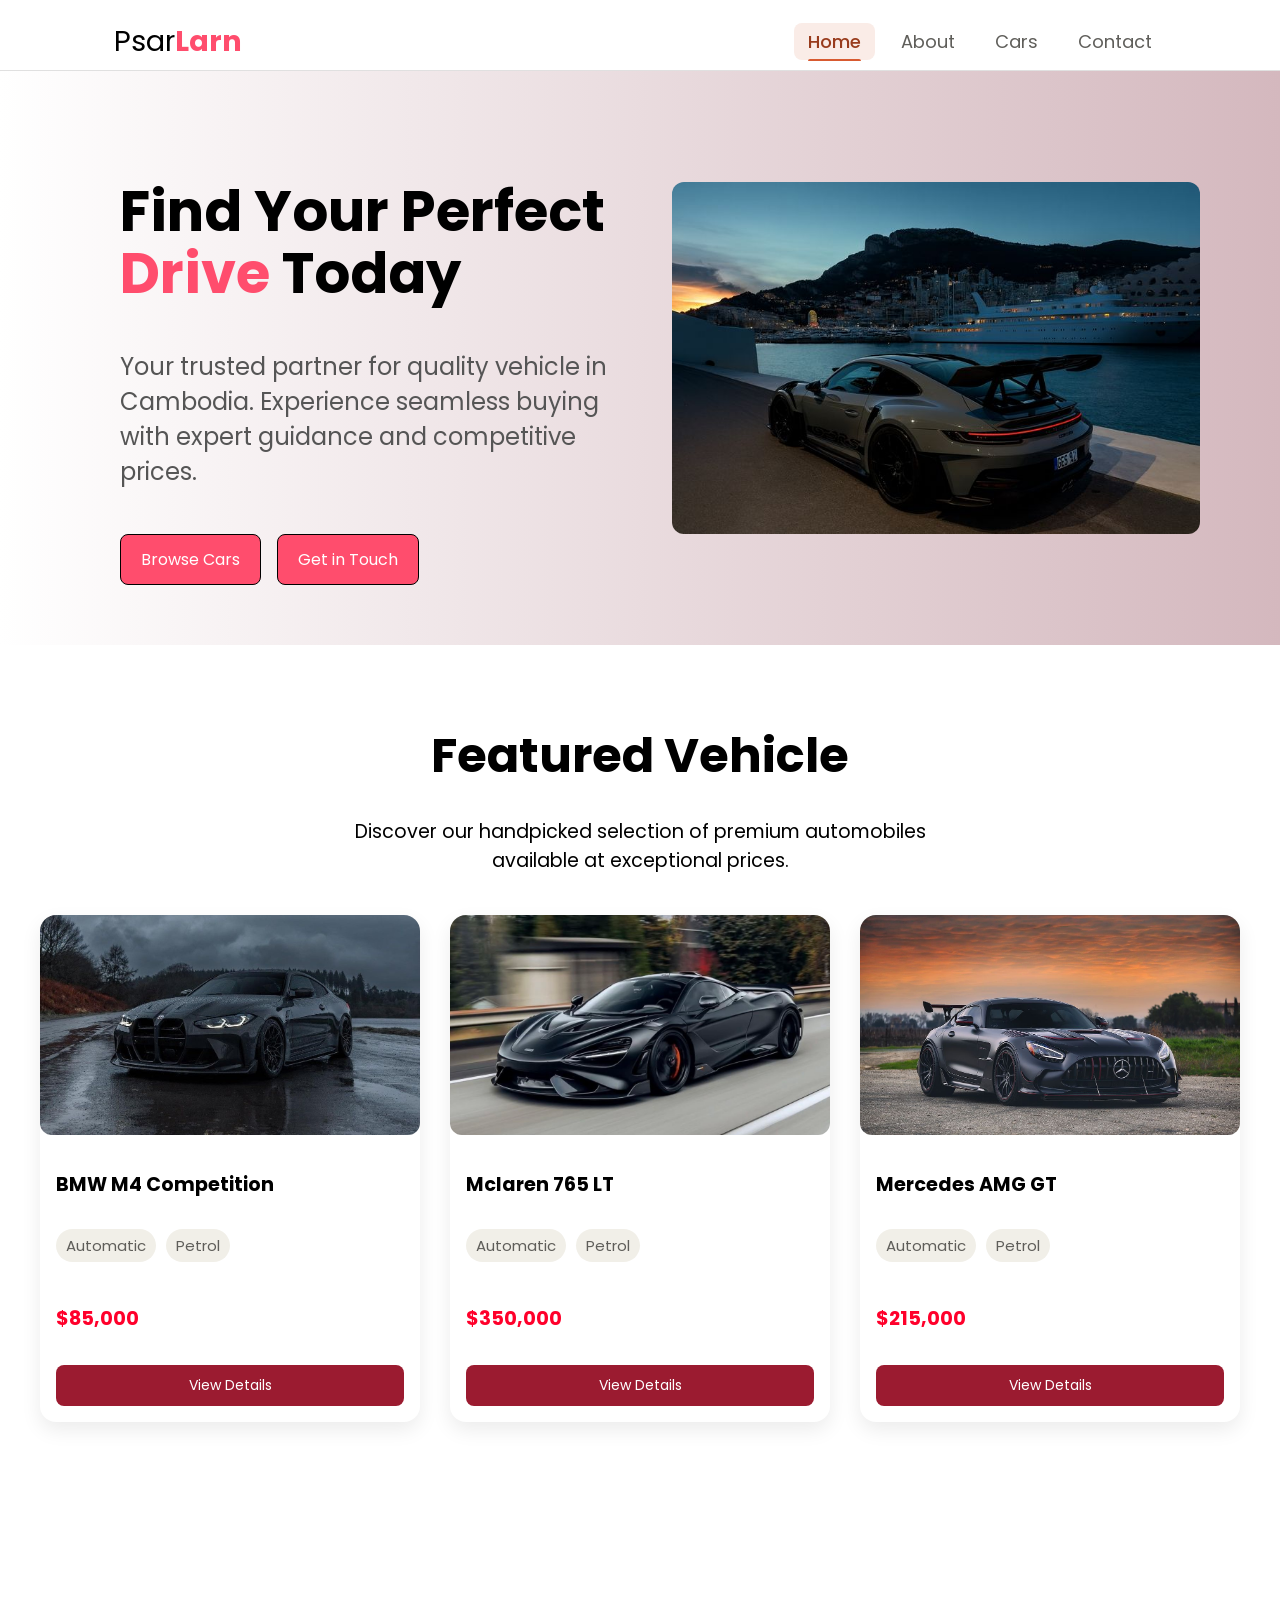
<file: index.html>
<!doctype html>
<html lang="en">
  <head>
    <meta charset="UTF-8" />
    <meta name="viewport" content="width=device-width, initial-scale=1.0" />
    <title>PsarLarn</title>
    <link rel="stylesheet" href="style.css" />
    <link href="https://unpkg.com/aos@2.3.1/dist/aos.css" rel="stylesheet" />
  </head>
  <body>
    <header>
      <div class="container">
        <div class="header-content">
          <div class="header-logo">
            <span>Psar<span class="highlight">Larn</span></span>
          </div>
          <div class="header-right">
            <ul class="nav-links">
              <li><a href="index.html">Home</a></li>
              <li><a href="about_page.html">About</a></li>
              <li><a href="cars_page.html">Cars</a></li>
              <li><a href="contact_page.html">Contact</a></li>
            </ul>

            <button class="mobile-btn" id="mobile-button">
              <span></span>
              <span></span>
              <span></span>
            </button>
          </div>
        </div>

        <!-- MOBILE MENU -->
        <nav class="mobile-navbar" id="mobileNav">
          <a href="index.html">Home</a>
          <a href="about_page.html">About</a>
          <a href="cars_page.html">Cars</a>
          <a href="contact_page.html">Contact</a>
        </nav>
      </div>
    </header>
    <div class="opening-section" data-aos="fade-up">
      <div class="main-page-description">
        <h1>Find Your Perfect <span class="highlight">Drive</span> Today</h1>
        <p>
          Your trusted partner for quality vehicle in Cambodia. Experience
          seamless buying with expert guidance and competitive prices.
        </p>
        <div class="opening-button">
          <a href="cars_page.html" class="btn browse-car-btn">Browse Cars</a>
          <a href="contact_page.html" class="btn get-touch-btn">Get in Touch</a>
        </div>
      </div>
      <div class="opening-image" data-aos="fade-up">
        <img src="./image/porsche_911_opening.jpg" alt="porsche_911" />
      </div>
    </div>
    <div class="feature-cars" data-aos="fade-up">
      <div class="feature-description">
        <h1>Featured Vehicle</h1>
        <p>
          Discover our handpicked selection of premium automobiles available at
          exceptional prices.
        </p>
      </div>

      <div class="feature-container">
        <div class="feature-card">
          <img src="./image/bmw_m4_competition.jpg" alt="bmw_m4_competition" />
          <div class="card-content">
            <h3>BMW M4 Competition</h3>
            <div class="car-specs">
              <span>Automatic</span>
              <span>Petrol</span>
            </div>
            <p class="price">$85,000</p>
            <a href="./small_page/bmw_m4_detail.html" class="view-btn"
              >View Details</a
            >
          </div>
        </div>

        <div class="feature-card">
          <img src="./image/mclaren_765lt.jpg" alt="765lt" />
          <div class="card-content">
            <h3>Mclaren 765 LT</h3>
            <div class="car-specs">
              <span>Automatic</span>
              <span>Petrol</span>
            </div>
            <p class="price">$350,000</p>
            <a href="./small_page/mclaren765_lt.html" class="view-btn"
              >View Details</a
            >
          </div>
        </div>

        <div class="feature-card">
          <img src="./image/mercedes_amg_gt.jpg" alt="amg_gt" />
          <div class="card-content">
            <h3>Mercedes AMG GT</h3>
            <div class="car-specs">
              <span>Automatic</span>
              <span>Petrol</span>
            </div>
            <p class="price">$215,000</p>
            <a href="./small_page/amg_gt.html" class="view-btn">View Details</a>
          </div>
        </div>
      </div>
    </div>

    <div class="psarlarn-container" data-aos="fade-up">
      <div class="psarlarn-context">
        <h1>Why Choose PsarLarn</h1>
        <p>
          We are committed to providing an exceptional car buying experience for
          every customer.
        </p>
      </div>
      <div class="choosing-us">
        <div class="choose-psarlarn">
          <div class="choose-logo">
            <img src="./icons/verified.png" alt="quality-assured" />
          </div>
          <div class="choosing-context">
            <h3>Quality Assured</h3>
            <p>
              Every vehicle undergoes rigorous inspection to ensure safety and
              reliability.
            </p>
          </div>
        </div>
        <div class="choose-psarlarn">
          <div class="choose-logo">
            <img src="./icons/dollar.png" alt="price" />
          </div>
          <div class="choosing-context">
            <h3>Best Prices</h3>
            <p>
              Competitive pricing with flexible financing options to suit your
              budget.
            </p>
          </div>
        </div>
        <div class="choose-psarlarn">
          <div class="choose-logo">
            <img src="./icons/guidebook.png" alt="guidance" />
          </div>
          <div class="choosing-context">
            <h3>Expert Guidance</h3>
            <p>
              Our knowledgeable team provides professional advice to help you
              choose wisely.
            </p>
          </div>
        </div>
        <div class="choose-psarlarn">
          <div class="choose-logo">
            <img src="./icons/settings.png" alt="after-sales" />
          </div>
          <div class="choosing-context">
            <h3>Afer-Sales Support</h3>
            <p>
              Comprehensive warranty and maintenance services for your peace of
              mind.
            </p>
          </div>
        </div>
      </div>
    </div>

    <div class="visit-showroom" data-aos="fade-up">
      <div class="showroom-context">
        <h2>Ready To Find Your Dream Car?</h2>
        <p>
          Visit our showroom today or browse our online inventory to discover
          the perfect vehicle for you.
        </p>
      </div>
      <a href="./cars_page.html" class="explore-btn">Explore Our Inventory</a>
    </div>

    <footer>
      <div class="container" data-aos="fade-up">
        <div class="footer-content">
          <div class="footer-brand">
            <div class="logo-icon">
              <span>Psar<span>Larn</span></span>
            </div>
            <p>
              Your trusted partner for quality vehicles in Cambodia. We provide
              exceptional service and competitive prices for all your automotive
              needs.
            </p>
            <div class="social-links">
              <a href="#" class="social-link" aria-label="Facebook">
                <img src="./icons/facebook-app-symbol.png" alt="facebook" />
              </a>
              <a href="#" class="social-link" aria-label="Telegram">
                <img src="./icons/telegram.png" alt="telegram" />
              </a>
              <a href="#" class="social-link" aria-label="Instagram">
                <img src="./icons/instagram.png" alt="ig" />
              </a>
            </div>
          </div>
          <div class="footer-column">
            <h4>Quick Links</h4>
            <ul>
              <li><a href="index.html">Home</a></li>
              <li><a href="about.html">About Us</a></li>
              <li><a href="cars.html">Our Cars</a></li>
              <li><a href="contact.html">Contact</a></li>
            </ul>
          </div>
          <div class="footer-column">
            <h4>Services</h4>
            <ul>
              <li><a href="#">Car Sales</a></li>
              <li><a href="#">Financing</a></li>
              <li><a href="#">Maintenance</a></li>
              <li><a href="#">Trade-In</a></li>
            </ul>
          </div>
          <div class="footer-column">
            <h4>Contact Info</h4>
            <ul>
              <li>
                <p>123 Sothearos Blvd</p>
                <p>Phnom Penh, Cambodia</p>
              </li>
              <li>
                <p>+855 12 345 678</p>
              </li>
              <li>
                <p>info@psarlarn.com</p>
              </li>
            </ul>
          </div>
        </div>
        <div class="footer-bottom">
          <hr />
          <p>&copy; 2026 PsarLarn. All rights reserved.</p>
        </div>
      </div>
    </footer>
    <script src="script.js"></script>
    <script src="https://unpkg.com/aos@2.3.1/dist/aos.js"></script>
    <script>
      AOS.init();
    </script>
  </body>
</html>
</file>
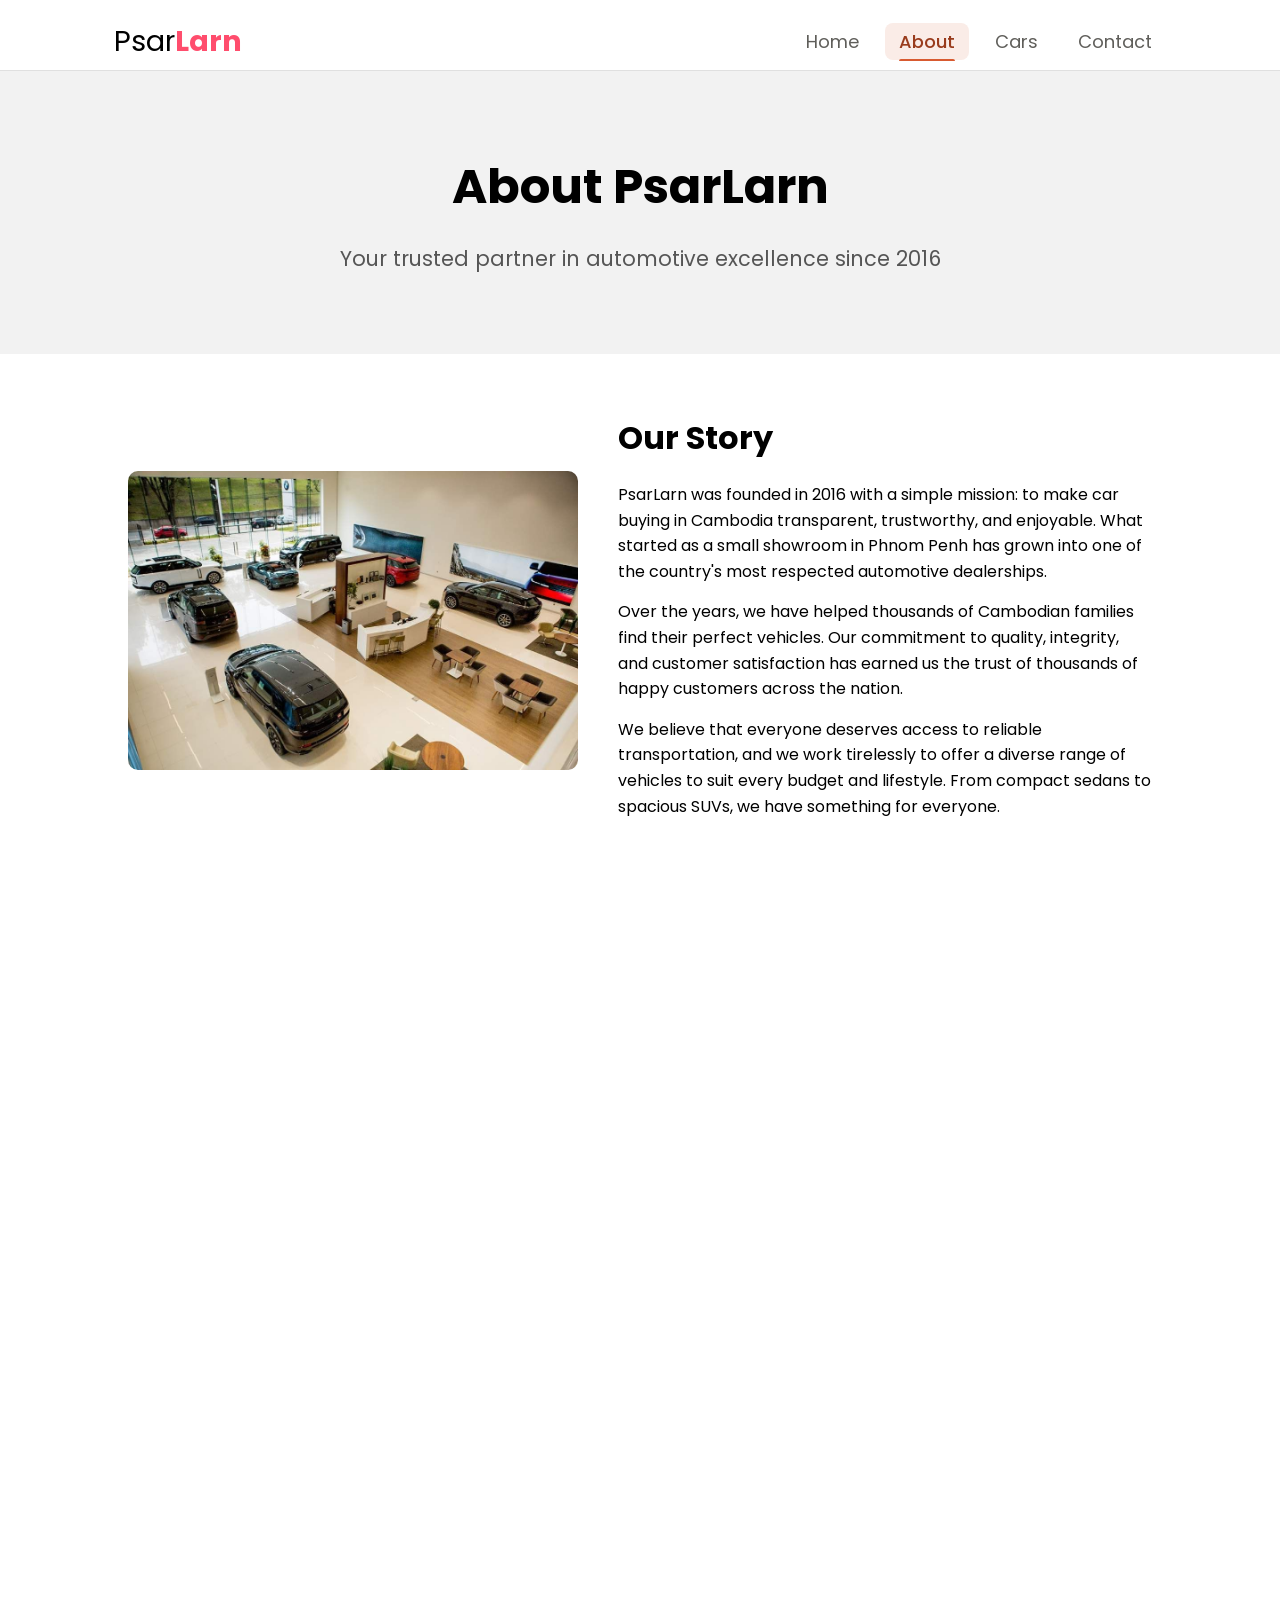
<file: about_page.html>
<!doctype html>
<html lang="en">
  <head>
    <meta charset="UTF-8" />
    <meta name="viewport" content="width=device-width, initial-scale=1.0" />
    <title>About PsarLarn</title>
    <link rel="stylesheet" href="style.css" />
    <link href="https://unpkg.com/aos@2.3.1/dist/aos.css" rel="stylesheet" />
  </head>
  <body>
    <header>
      <div class="container">
        <div class="header-content">
          <div class="header-logo">
            <span>Psar<span class="highlight">Larn</span></span>
          </div>

          <div class="header-right">
            <ul class="nav-links">
              <li><a href="index.html">Home</a></li>
              <li><a href="about_page.html">About</a></li>
              <li><a href="cars_page.html">Cars</a></li>
              <li><a href="contact_page.html">Contact</a></li>
            </ul>

            <button class="mobile-btn" id="mobile-button">
              <span></span>
              <span></span>
              <span></span>
            </button>
          </div>
        </div>

        <!-- MOBILE MENU -->
        <nav class="mobile-navbar" id="mobileNav">
          <a href="index.html">Home</a>
          <a href="about_page.html">About</a>
          <a href="cars_page.html">Cars</a>
          <a href="contact_page.html">Contact</a>
        </nav>
      </div>
    </header>
    <main>
      <div class="about-section" data-aos="fade-up">
        <div class="about-description">
          <h1>About PsarLarn</h1>
          <p>Your trusted partner in automotive excellence since 2016</p>
        </div>
      </div>

      <div class="story-section" data-aos="fade-up">
        <div class="story-image">
          <img src="./image/about_us.jpg" alt="about_us" />
        </div>
        <div class="story-description">
          <h1>Our Story</h1>
          <p class="story-text">
            PsarLarn was founded in 2016 with a simple mission: to make car
            buying in Cambodia transparent, trustworthy, and enjoyable. What
            started as a small showroom in Phnom Penh has grown into one of the
            country's most respected automotive dealerships.
          </p>
          <p class="story-text">
            Over the years, we have helped thousands of Cambodian families find
            their perfect vehicles. Our commitment to quality, integrity, and
            customer satisfaction has earned us the trust of thousands of happy
            customers across the nation.
          </p>
          <p class="story-text">
            We believe that everyone deserves access to reliable transportation,
            and we work tirelessly to offer a diverse range of vehicles to suit
            every budget and lifestyle. From compact sedans to spacious SUVs, we
            have something for everyone.
          </p>
        </div>
      </div>
      <div class="core-value" data-aos="fade-up">
        <div class="core-description">
          <h1>Our Core Values</h1>
          <p>These principles guide everything we do at PsarLarn</p>

          <div class="value-keys">
            <!-- Card 1 -->
            <div class="value-card">
              <div class="value-logo">
                <img src="./icons/shield.png" alt="Integrity" />
              </div>
              <div class="value-context">
                <h3>Integrity</h3>
                <p>
                  We believe in complete transparency in all our dealings. No
                  hidden fees, no surprises—just honest, straightforward service
                  you can trust.
                </p>
              </div>
            </div>

            <!-- Card 2 -->
            <div class="value-card">
              <div class="value-logo">
                <img src="./icons/customer.png" alt="Customers First" />
              </div>
              <div class="value-context">
                <h3>Customers First</h3>
                <p>
                  Your satisfaction is our top priority. We listen to your needs
                  and work tirelessly to find the perfect vehicle for you.
                </p>
              </div>
            </div>

            <!-- Card 3 -->
            <div class="value-card">
              <div class="value-logo">
                <img src="./icons/badge.png" alt="Excellence" />
              </div>
              <div class="value-context">
                <h3>Excellence</h3>
                <p>
                  We continuously strive for excellence in everything we do,
                  from our vehicles to the service and experience we provide.
                </p>
              </div>
            </div>
          </div>
        </div>
      </div>

      <div class="customers-feedback" data-aos="fade-up">
        <div class="customers-description">
          <h1>What Our Customers Say</h1>
          <p>
            Real stories from real customers who found their perfect vehicles
            with us
          </p>
        </div>

        <div class="feedback-content">
          <!-- Card 1 -->
          <div class="customer-comment-card">
            <div class="stars">
              <img src="./icons/star.png" />
              <img src="./icons/star.png" />
              <img src="./icons/star.png" />
              <img src="./icons/star.png" />
              <img src="./icons/star.png" />
            </div>

            <blockquote>
              "Buying my first car was a smooth experience thanks to PsarLarn.
              They helped me find the perfect car within my budget. "
            </blockquote>

            <div class="customer-profile">
              <img src="./image/business_man.jpg" />
              <div>
                <h3>Sok Dara</h3>
                <p>Business Owner, Phnom Penh</p>
              </div>
            </div>
          </div>

          <!-- Card 2 -->
          <div class="customer-comment-card">
            <div class="stars">
              <img src="./icons/star.png" />
              <img src="./icons/star.png" />
              <img src="./icons/star.png" />
              <img src="./icons/star.png" />
              <img src="./icons/star.png" />
            </div>

            <blockquote>
              "I upgraded to an SUV for my family. PsarLarn had exactly what I
              needed. Their after-sales service has been exceptional. "
            </blockquote>

            <div class="customer-profile">
              <img src="./image/IT_manager.jpg" />
              <div>
                <h3>Phan Phal</h3>
                <p>IT Manager, Battambang</p>
              </div>
            </div>
          </div>

          <!-- Card 3 -->
          <div class="customer-comment-card">
            <div class="stars">
              <img src="./icons/star.png" />
              <img src="./icons/star.png" />
              <img src="./icons/star.png" />
              <img src="./icons/star.png" />
              <img src="./icons/star.png" />
            </div>

            <blockquote>
              "The financing options made it possible for me to own a
              Mercedes-Benz. Everything was clearly explained and stress-free. "
            </blockquote>

            <div class="customer-profile">
              <img src="./image/marketing_director.jpg" />
              <div>
                <h3>Neang Chantha</h3>
                <p>Marketing Director, Siem Reap</p>
              </div>
            </div>
          </div>
        </div>
      </div>
    </main>

    <div class="visit-showroom" data-aos="fade-up">
      <div class="showroom-context">
        <h2>Ready To Find Your Dream Car?</h2>
        <p>
          Visit our showroom today or browse our online inventory to discover
          the perfect vehicle for you.
        </p>
      </div>
      <a href="./cars_page.html" class="explore-btn">Explore Our Inventory</a>
    </div>

    <footer>
      <div class="container" data-aos="fade-up">
        <div class="footer-content">
          <div class="footer-brand">
            <div class="logo-icon">
              <span>Psar<span>Larn</span></span>
            </div>
            <p>
              Your trusted partner for quality vehicles in Cambodia. We provide
              exceptional service and competitive prices for all your automotive
              needs.
            </p>
            <div class="social-links">
              <a href="#" class="social-link" aria-label="Facebook">
                <img src="./icons/facebook-app-symbol.png" alt="facebook" />
              </a>
              <a href="#" class="social-link" aria-label="Telegram">
                <img src="./icons/telegram.png" alt="telegram" />
              </a>
              <a href="#" class="social-link" aria-label="Instagram">
                <img src="./icons/instagram.png" alt="ig" />
              </a>
            </div>
          </div>
          <div class="footer-column">
            <h4>Quick Links</h4>
            <ul>
              <li><a href="index.html">Home</a></li>
              <li><a href="about.html">About Us</a></li>
              <li><a href="cars.html">Our Cars</a></li>
              <li><a href="contact.html">Contact</a></li>
            </ul>
          </div>
          <div class="footer-column">
            <h4>Services</h4>
            <ul>
              <li><a href="#">Car Sales</a></li>
              <li><a href="#">Financing</a></li>
              <li><a href="#">Maintenance</a></li>
              <li><a href="#">Trade-In</a></li>
            </ul>
          </div>
          <div class="footer-column">
            <h4>Contact Info</h4>
            <ul>
              <li>
                <p>123 Sothearos Blvd</p>
                <p>Phnom Penh, Cambodia</p>
              </li>
              <li>
                <p>+855 12 345 678</p>
              </li>
              <li>
                <p>info@psarlarn.com</p>
              </li>
            </ul>
          </div>
        </div>
        <div class="footer-bottom">
          <hr />
          <p>&copy; 2026 PsarLarn. All rights reserved.</p>
        </div>
      </div>
    </footer>
    <script src="script.js"></script>
    <script src="https://unpkg.com/aos@2.3.1/dist/aos.js"></script>
    <script>
      AOS.init();
    </script>
  </body>
</html>
</file>
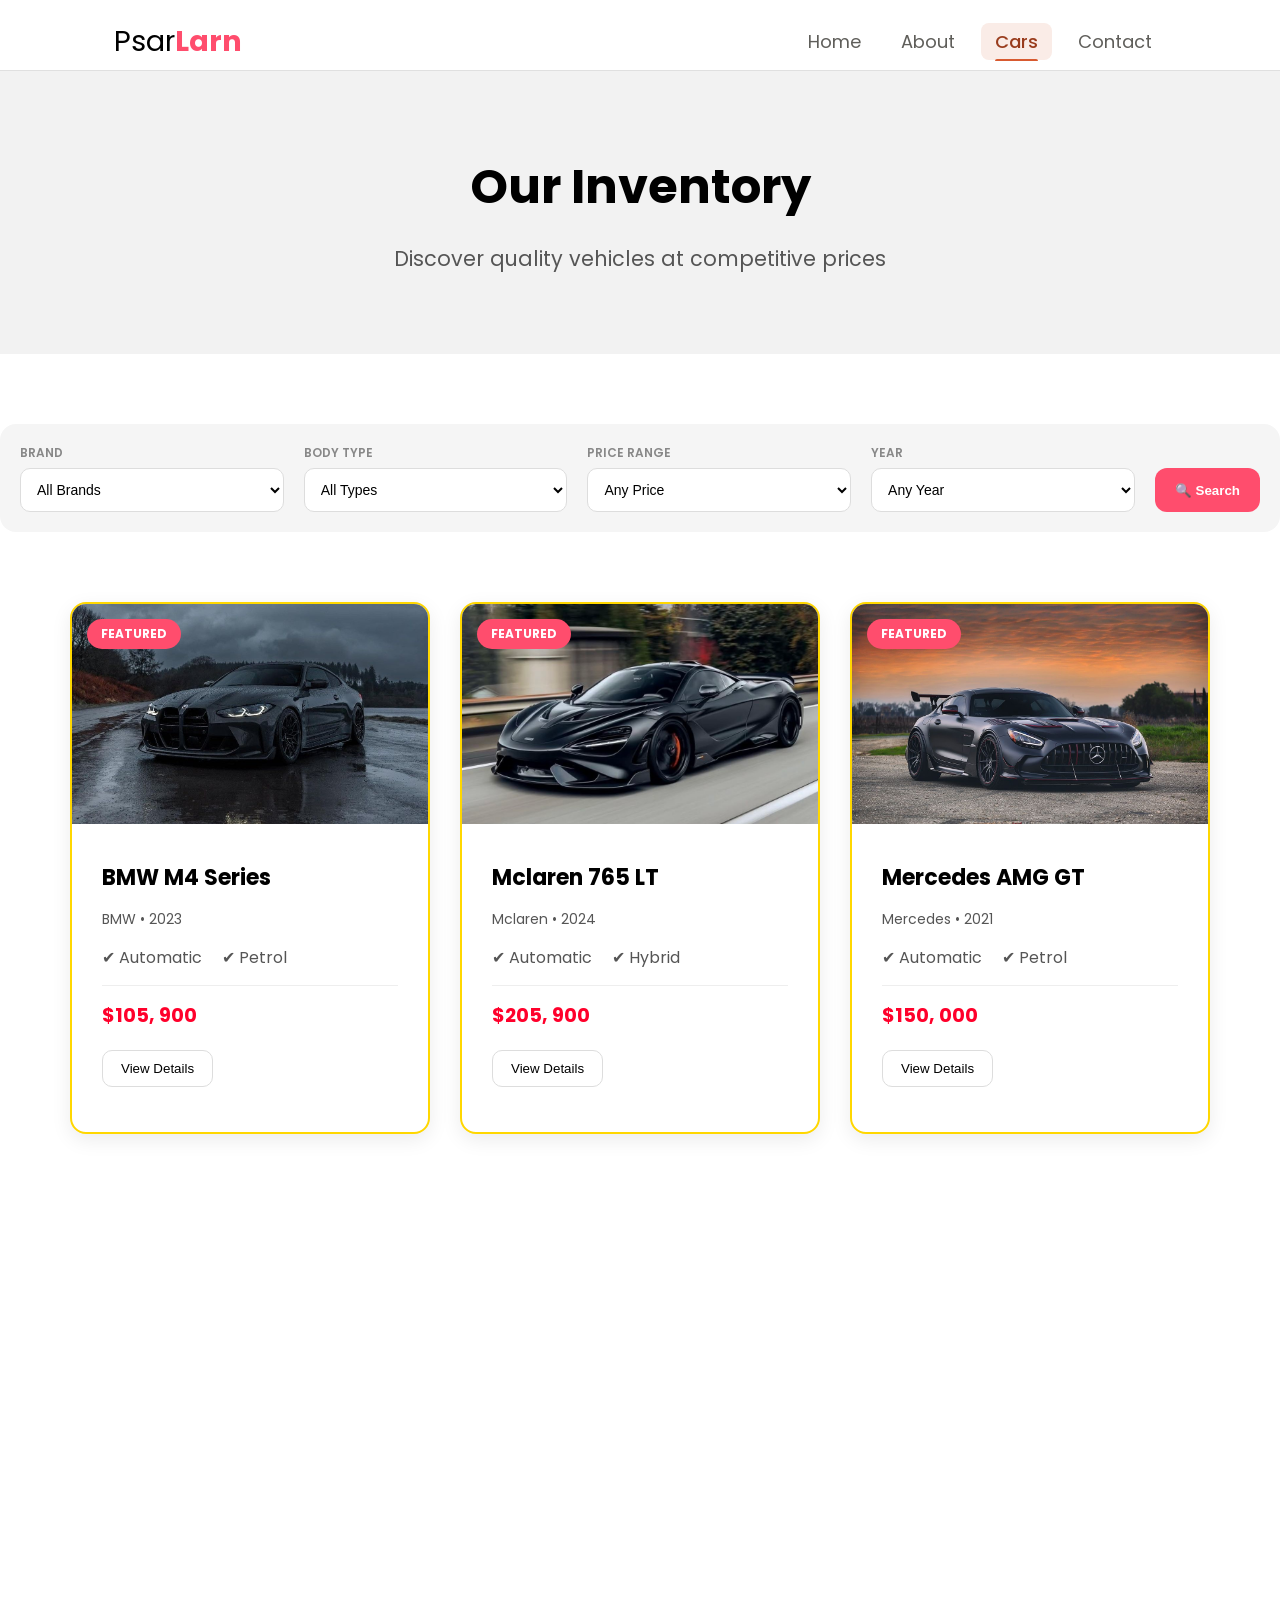
<file: cars_page.html>
<!doctype html>
<html lang="en">
  <head>
    <meta charset="UTF-8" />
    <meta name="viewport" content="width=device-width, initial-scale=1.0" />
    <title>Cars</title>
    <link rel="stylesheet" href="style.css" />
    <link href="https://unpkg.com/aos@2.3.1/dist/aos.css" rel="stylesheet" />
  </head>
  <body>
    <header>
      <div class="container">
        <div class="header-content">
          <div class="header-logo">
            <span>Psar<span class="highlight">Larn</span></span>
          </div>
          <div class="header-right">
            <ul class="nav-links">
              <li><a href="index.html">Home</a></li>
              <li><a href="about_page.html">About</a></li>
              <li><a href="cars_page.html">Cars</a></li>
              <li><a href="contact_page.html">Contact</a></li>
            </ul>

            <button class="mobile-btn" id="mobile-button">
              <span></span>
              <span></span>
              <span></span>
            </button>
          </div>
        </div>

        <!-- MOBILE MENU -->
        <nav class="mobile-navbar" id="mobileNav">
          <a href="index.html">Home</a>
          <a href="about_page.html">About</a>
          <a href="cars_page.html">Cars</a>
          <a href="contact_page.html">Contact</a>
        </nav>
      </div>
    </header>
    <main>
      <div class="inventory" data-aos="fade-up">
        <h1>Our Inventory</h1>
        <p>Discover quality vehicles at competitive prices</p>
      </div>
      <div class="search-bar" data-aos="fade-up">
        <div class="search-group">
          <label>Brand</label>
          <select>
            <option>All Brands</option>
            <option value="bmw">BMW</option>
            <option value="ferrari">Ferrari</option>
            <option value="ford">Ford</option>
            <option value="honda">Honda</option>
            <option value="lamborghini">Lamborghini</option>
            <option value="land_rover">Land Rover</option>
            <option value="mclaren">Mclaren</option>
            <option value="mercedes">Mercedes</option>
            <option value="toyota">Toyota</option>
          </select>
        </div>

        <div class="search-group">
          <label>Body Type</label>
          <select>
            <option>All Types</option>
            <option value="hatchback">Hatchback</option>
            <option value="pickup">Pickup</option>
            <option value="sedan">Sedan</option>
            <option value="suv">SUV</option>
            <option value="sport">Sport</option>
          </select>
          </select>
        </div>

        <div class="search-group">
          <label>Price Range</label>
          <select>
            <option>Any Price</option>
            <option value="0-20000">Under $20,000</option>
            <option value="20000-35000">$20,000 - $35,000</option>
            <option value="35000-50000">$35,000 - $50,000</option>
            <option value="50000+">$50,000+</option>
          </select>
        </div>
        <div class="search-group">
          <label>Year</label>
          <select>
            <option>Any Year</option>
            <option value="2026">2026</option>
            <option value="2025">2025</option>
            <option value="2024">2024</option>
            <option value="2023">2023</option>
            <option value="2022">2022</option>
            <option value="2021">2021</option>
            <option value="2020">2020</option>
            <option value="2010-2019">2010-2019</option>
          </select>
        </div>

        <button class="search-btn">🔍 Search</button>
      </div>
      <div class="cars-page" data-aos="fade-up">
        <div class="car-container" data-aos="fade-up">
          <!-- FEATURE CARS -->
          <div class="feature-car" data-aos="fade-up" >
            <div class="car-image">
              <span class="badge">FEATURED</span>
              <img src="./image/bmw_m4_competition.jpg" alt="bmw" />
            </div>

            <div class="car-description">
              <h3>BMW M4 Series</h3>
              <p class="car-meta">BMW • 2023</p>

              <div class="specs">
                <span>✔ Automatic</span>
                <span>✔ Petrol</span>
              </div>

              <hr />

              <div class="card-bottom">
                <h2 class="price">$105, 900</h2>
                <a href="/small_page/bmw_m4_detail.html">
                  <button class="details-btn">View Details</button>
                </a>
              </div>
            </div>
          </div>

          <div class="feature-car" data-aos="fade-up">
            <div class="car-image">
              <span class="badge">FEATURED</span>
              <img src="./image/mclaren_765lt.jpg" alt="765lt" />
            </div>

            <div class="car-description">
              <h3>Mclaren 765 LT</h3>
              <p class="car-meta">Mclaren • 2024</p>

              <div class="specs">
                <span>✔ Automatic</span>
                <span>✔ Hybrid</span>
              </div>

              <hr />

              <div class="card-bottom">
                <h2 class="price">$205, 900</h2>
                <a href="/small_page/mclaren765_lt.html">
                  <button class="details-btn">View Details</button>
                </a>
              </div>
            </div>
          </div>

          <div class="feature-car" data-aos="fade-up">
            <div class="car-image">
              <span class="badge">FEATURED</span>
              <img src="./image/mercedes_amg_gt.jpg" alt="mercedes_gt" />
            </div>

            <div class="car-description">
              <h3>Mercedes AMG GT</h3>
              <p class="car-meta">Mercedes • 2021</p>

              <div class="specs">
                <span>✔ Automatic</span>
                <span>✔ Petrol</span>
              </div>

              <hr />

              <div class="card-bottom">
                <h2 class="price">$150, 000</h2>
                <a href="/small_page/amg_gt.html">
                  <button class="details-btn">View Details</button>
                </a>
              </div>
            </div>
          </div>
          <!-- NORMAL CARS -->
          <div class="normal-car" data-aos="fade-up">
            <div class="car-image">
              <img src="./image/camry_2022.jpg" alt="camry" />
            </div>

            <div class="car-description">
              <h3>Toyota Camry</h3>
              <p class="car-meta">Toyota • 2022</p>

              <div class="specs">
                <span>✔ Automatic</span>
                <span>✔ Petrol</span>
              </div>

              <hr />

              <div class="card-bottom">
                <h2 class="price">$45, 900</h2>
                <a href="/small_page/camry.html">
                  <button class="details-btn">View Details</button>
                </a>
              </div>
            </div>
          </div>

         <div class="normal-car" data-aos="fade-up">
            <div class="car-image">
              <img src="./image/range_rover.jpg" alt="range_rover" />
            </div>

            <div class="car-description">
              <h3>Range Rover</h3>
              <p class="car-meta">Land Rover • 2022</p>

              <div class="specs">
                <span>✔ Automatic</span>
                <span>✔ Petrol</span>
              </div>

              <hr />

              <div class="card-bottom">
                <h2 class="price">$76, 800</h2>
                <a href="/small_page/range_rover.html">
                  <button class="details-btn">View Details</button>
                </a>
              </div>
            </div>
          </div>

          <div class="normal-car" data-aos="fade-up">
            <div class="car-image">
              <img src="./image/raptor.jpg" alt="raptor"/>
            </div>

            <div class="car-description">
              <h3>Ford Ranger Raptor</h3>
              <p class="car-meta">Ford • 2025</p>

              <div class="specs">
                <span>✔ Automatic</span>
                <span>✔ Diesel</span>
              </div>

              <hr />

              <div class="card-bottom">
                <h2 class="price">$115, 700</h2>
                <a href="/small_page/raptor.html">
                  <button class="details-btn">View Details</button>
                </a>
              </div>
            </div>
          </div>
          <div class="normal-car" data-aos="fade-up">
            <div class="car-image">
              <img src="./image/aventador.jpg" alt="aventador" />
            </div>

            <div class="car-description">
              <h3>Lamborghini Aventador</h3>
              <p class="car-meta">Lamborghini • 2023</p>

              <div class="specs">
                <span>✔ Automatic</span>
                <span>✔ Petrol</span>
              </div>

              <hr />

              <div class="card-bottom">
                <h2 class="price">$175, 500</h2>
                <a href="/small_page/aventador.html">
                  <button class="details-btn">View Details</button>
                </a>
              </div>
            </div>
          </div>
          <div class="normal-car" data-aos="fade-up">
            <div class="car-image">
              <img src="./image/laferrari.jpg" alt="laferrari" />
            </div>

            <div class="car-description">
              <h3>LaFerrari</h3>
              <p class="car-meta">Ferrari • 2021</p>

              <div class="specs">
                <span>✔ Automatic</span>
                <span>✔ Petrol</span>
              </div>

              <hr />

              <div class="card-bottom">
                <h2 class="price">$225, 200</h2>
               <a href="/small_page/laferrari.html">
                  <button class="details-btn">View Details</button>
                </a>
              </div>
            </div>
          </div>
          <div class="normal-car" data-aos="fade-up">
            <div class="car-image">
              <img src="./image/huracan.jpg" alt="huracan" />
            </div>

            <div class="car-description">
              <h3>Lamborghini Huracan</h3>
              <p class="car-meta">Lamborghini • 2022</p>

              <div class="specs">
                <span>✔ Automatic</span>
                <span>✔ Petrol</span>
              </div>

              <hr />

              <div class="card-bottom">
                <h2 class="price">$242, 900</h2>
                <a href="/small_page/huracan.html">
                  <button class="details-btn">View Details</button>
                </a>
              </div>
            </div>
          </div>

          
    </main>
    <footer>
      <div class="container" data-aos="fade-up">
        <div class="footer-content">
          <div class="footer-brand">
            <div class="logo-icon">
              <span>Psar<span>Larn</span></span>
            </div>
            <p>
              Your trusted partner for quality vehicles in Cambodia. We provide
              exceptional service and competitive prices for all your automotive
              needs.
            </p>
            <div class="social-links">
              <a href="#" class="social-link" aria-label="Facebook">
                <img src="/icons/facebook-app-symbol.png" alt="facebook" />
              </a>
              <a href="#" class="social-link" aria-label="Telegram">
                <img src="./icons/telegram.png" alt="telegram" />
              </a>
              <a href="#" class="social-link" aria-label="Instagram">
                <img src="./icons/instagram.png" alt="ig" />
              </a>
            </div>
          </div>
          <div class="footer-column">
            <h4>Quick Links</h4>
            <ul>
              <li><a href="index.html">Home</a></li>
              <li><a href="about.html">About Us</a></li>
              <li><a href="cars.html">Our Cars</a></li>
              <li><a href="contact.html">Contact</a></li>
            </ul>
          </div>
          <div class="footer-column">
            <h4>Services</h4>
            <ul>
              <li><a href="#">Car Sales</a></li>
              <li><a href="#">Financing</a></li>
              <li><a href="#">Maintenance</a></li>
              <li><a href="#">Trade-In</a></li>
            </ul>
          </div>
          <div class="footer-column">
            <h4>Contact Info</h4>
            <ul>
              <li>
                <p>123 Sothearos Blvd</p>
                <p>Phnom Penh, Cambodia</p>
              </li>
              <li>
                <p>+855 12 345 678</p>
              </li>
              <li>
                <p>info@psarlarn.com</p>
              </li>
            </ul>
          </div>
        </div>
        <div class="footer-bottom">
          <hr />
          <p>&copy; 2026 PsarLarn. All rights reserved.</p>
        </div>
      </div>
    </footer>
    <script src="script.js"></script>
    <script src="https://unpkg.com/aos@2.3.1/dist/aos.js"></script>
    <script>
      AOS.init();
    </script>
  </body>
</html>
</file>
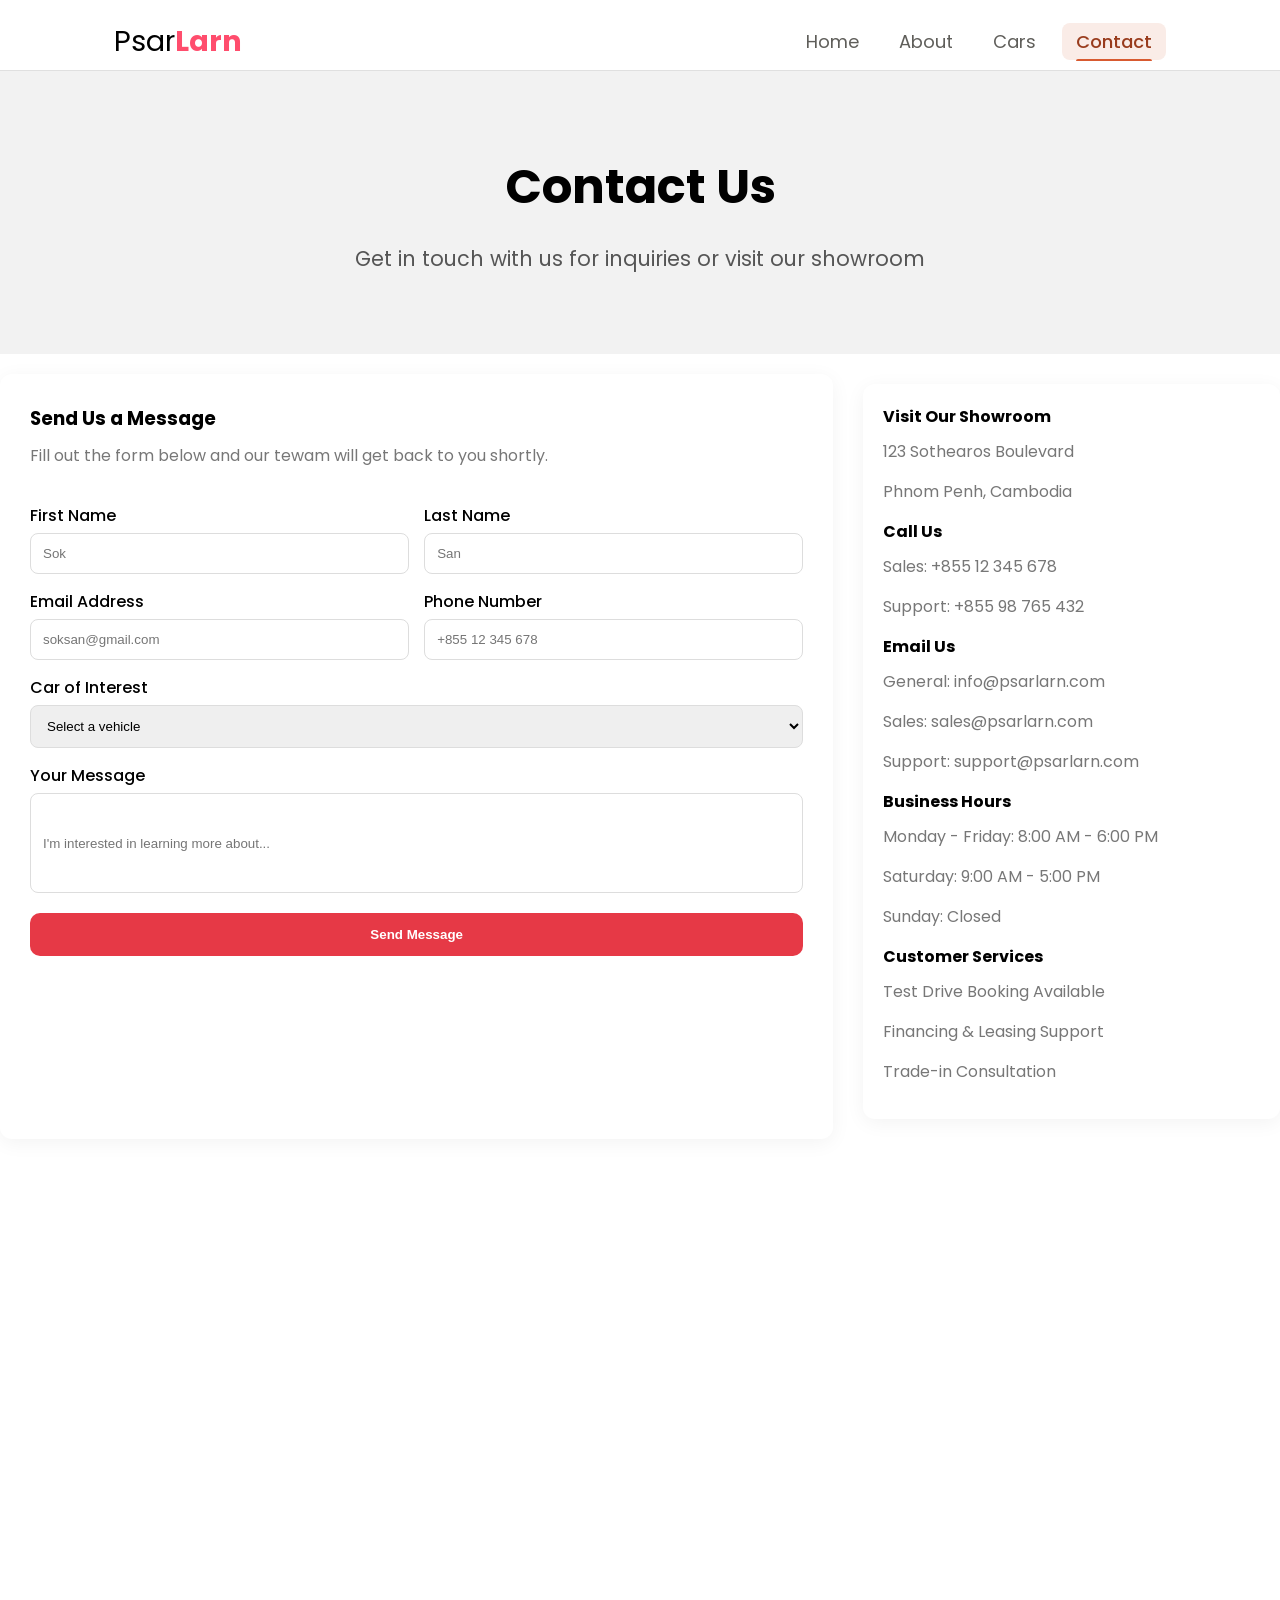
<file: contact_page.html>
<!doctype html>
<html lang="en">
  <head>
    <meta charset="UTF-8" />
    <meta name="viewport" content="width=device-width, initial-scale=1.0" />
    <title>Contact</title>
    <link rel="stylesheet" href="style.css" />
    <link href="https://unpkg.com/aos@2.3.1/dist/aos.css" rel="stylesheet" />
  </head>
  <body>
    <header>
      <div class="container">
        <div class="header-content">
          <div class="header-logo">
            <span>Psar<span class="highlight">Larn</span></span>
          </div>
          <div class="header-right">
            <ul class="nav-links">
              <li><a href="index.html">Home</a></li>
              <li><a href="about_page.html">About</a></li>
              <li><a href="cars_page.html">Cars</a></li>
              <li><a href="contact_page.html">Contact</a></li>
            </ul>

            <button class="mobile-btn" id="mobile-button">
              <span></span>
              <span></span>
              <span></span>
            </button>
          </div>
        </div>

        <!-- MOBILE MENU -->
        <nav class="mobile-navbar" id="mobileNav">
          <a href="index.html">Home</a>
          <a href="about_page.html">About</a>
          <a href="cars_page.html">Cars</a>
          <a href="contact_page.html">Contact</a>
        </nav>
      </div>
    </header>
    <main>
      <div class="contact-open-section" data-aos="fade-up">
        <h1>Contact Us</h1>
        <p>Get in touch with us for inquiries or visit our showroom</p>
      </div>
      <div class="contact-container" data-aos="fade-up">
        <div class="contact-message">
          <h3>Send Us a Message</h3>
          <p>
            Fill out the form below and our tewam will get back to you shortly.
          </p>
          <div class="form-row">
            <div class="input-group">
              <label for="firstname">First Name</label>
              <input type="text" id="firstname" placeholder="Sok" />
            </div>

            <div class="input-group">
              <label for="lastname">Last Name</label>
              <input type="text" id="lastname" placeholder="San" />
            </div>
          </div>

          <div class="form-row">
            <div class="input-group">
              <label for="email">Email Address</label>
              <input type="email" id="email" placeholder="soksan@gmail.com" />
            </div>

            <div class="input-group">
              <label for="phone-number">Phone Number</label>
              <input
                type="number"
                id="phone-number"
                placeholder="+855 12 345 678"
              />
            </div>
          </div>
          <label for="car">Car of Interest</label>
          <select name="vehicle" id="vehicle">
            <option value="">Select a vehicle</option>
            <option value="bmw">BMW</option>
            <option value="ferrari">Ferrari</option>
            <option value="ford">Ford</option>
            <option value="honda">Honda</option>
            <option value="lamborghini">Lamborghini</option>
            <option value="land_rover">Land Rover</option>
            <option value="mclaren">Mclaren</option>
            <option value="mercedes">Mercedes</option>
            <option value="toyota">Toyota</option>
          </select>
          <label for="message">Your Message</label>
          <input
            type="text"
            id="message"
            placeholder="I'm interested in learning more about..."
          />
          <a href="#">
            <button class="contact-btn">Send Message</button>
          </a>
        </div>
        <div class="contact-information" data-aos="fade-up">
          <h4>Visit Our Showroom</h4>
          <p>123 Sothearos Boulevard</p>
          <p>Phnom Penh, Cambodia</p>

          <h4>Call Us</h4>
          <p>Sales: +855 12 345 678</p>
          <p>Support: +855 98 765 432</p>

          <h4>Email Us</h4>
          <p>General: info@psarlarn.com</p>
          <p>Sales: sales@psarlarn.com</p>
          <p>Support: support@psarlarn.com</p>

          <h4>Business Hours</h4>
          <p>Monday - Friday: 8:00 AM - 6:00 PM</p>
          <p>Saturday: 9:00 AM - 5:00 PM</p>
          <p>Sunday: Closed</p>

          <h4>Customer Services</h4>
          <p>Test Drive Booking Available</p>
          <p>Financing & Leasing Support</p>
          <p>Trade-in Consultation</p>

        </div>
        <div class="contact-connect" data-aos="fade-up">
          <h4>Connect With Us</h4>
          <a href="#">
            <button class="contact-facebook">Facebook</button>
          </a>
          <a href="#">
            <button class="contact-tele">Telegram</button>
          </a>
          <a href="#">
            <button class="contact-insta">Instagram</button>
          </a>
        </div>
        <div class="contact-map" data-aos="fade-up">
          <iframe
            src="https://www.google.com/maps/embed?pb=!1m18!1m12!1m3!1d3908.773535094963!2d104.92087461480816!3d11.556667941082!2m3!1f0!2f0!3f0!3m2!1i1024!2i768!4f13.1!3m3!1m2!1s0x3109519d70b31d5f%3A0x9b59d96e6e12e82a!2sSothearos%20Blvd%2C%20Phnom%20Penh%2C%20Cambodia!5e0!3m2!1sen!2sus!4v1635000000000!5m2!1sen!2sus"
            allowfullscreen=""
            loading="lazy"
            referrerpolicy="no-referrer-when-downgrade"
            title="PsarLarn Location"
          ></iframe>
        </div>
      </div>
    </main>
    <footer>
      <div class="container" data-aos="fade-up">
        <div class="footer-content">
          <div class="footer-brand">
            <div class="logo-icon">
              <span>Psar<span>Larn</span></span>
            </div>
            <p>
              Your trusted partner for quality vehicles in Cambodia. We provide
              exceptional service and competitive prices for all your automotive
              needs.
            </p>
            <div class="social-links">
              <a href="#" class="social-link" aria-label="Facebook">
                <img src="./icons/facebook-app-symbol.png" alt="facebook" />
              </a>
              <a href="#" class="social-link" aria-label="Telegram">
                <img src="./icons/telegram.png" alt="telegram" />
              </a>
              <a href="#" class="social-link" aria-label="Instagram">
                <img src="./icons/instagram.png" alt="ig" />
              </a>
            </div>
          </div>
          <div class="footer-column">
            <h4>Quick Links</h4>
            <ul>
              <li><a href="index.html">Home</a></li>
              <li><a href="about.html">About Us</a></li>
              <li><a href="cars.html">Our Cars</a></li>
              <li><a href="contact.html">Contact</a></li>
            </ul>
          </div>
          <div class="footer-column">
            <h4>Services</h4>
            <ul>
              <li><a href="#">Car Sales</a></li>
              <li><a href="#">Financing</a></li>
              <li><a href="#">Maintenance</a></li>
              <li><a href="#">Trade-In</a></li>
            </ul>
          </div>
          <div class="footer-column">
            <h4>Contact Info</h4>
            <ul>
              <li>
                <p>123 Sothearos Blvd</p>
                <p>Phnom Penh, Cambodia</p>
              </li>
              <li>
                <p>+855 12 345 678</p>
              </li>
              <li>
                <p>info@psarlarn.com</p>
              </li>
            </ul>
          </div>
        </div>
        <div class="footer-bottom">
          <hr />
          <p>&copy; 2026 PsarLarn. All rights reserved.</p>
        </div>
      </div>
    </footer>
    <script src="script.js"></script>
    <script src="https://unpkg.com/aos@2.3.1/dist/aos.js"></script>
    <script>
      AOS.init();
    </script>
  </body>
</html>
</file>
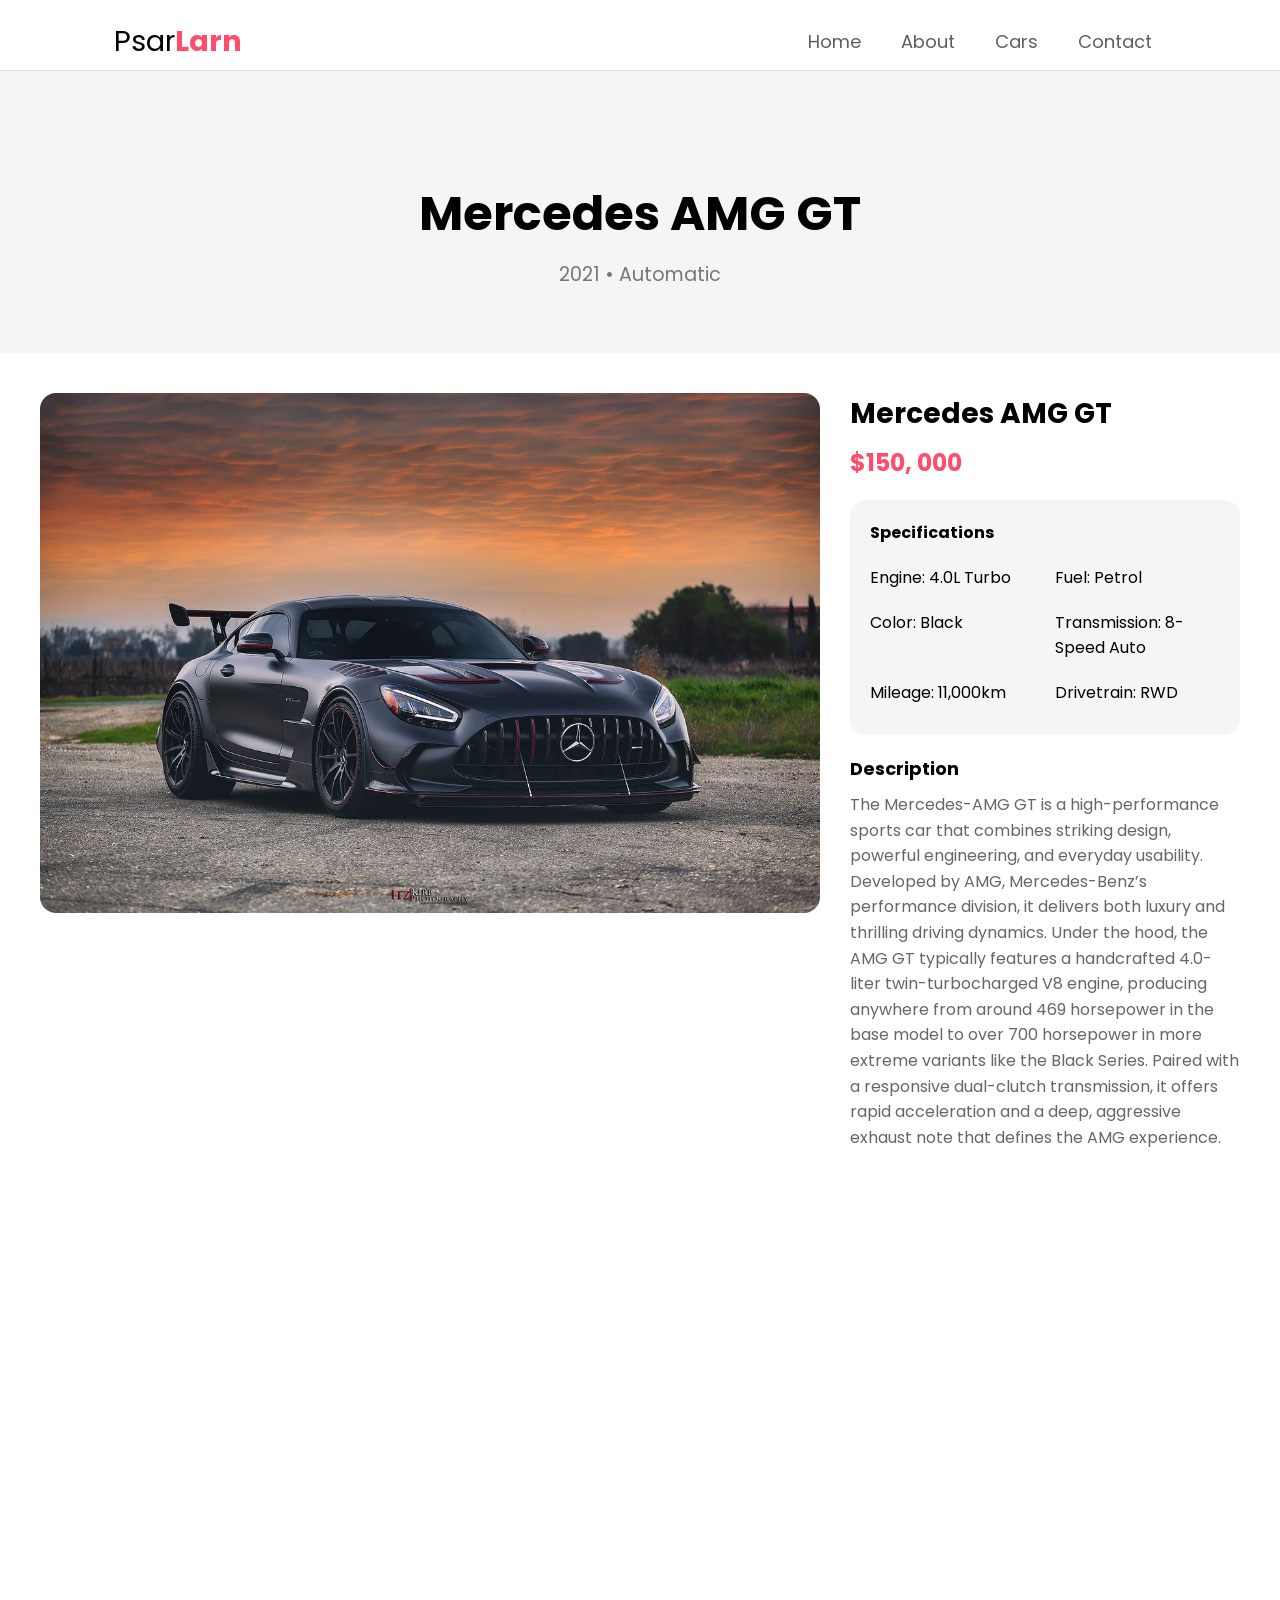
<file: small_page/amg_gt.html>
<!doctype html>
<html lang="en">
  <head>
    <meta charset="UTF-8" />
    <meta name="viewport" content="width=device-width, initial-scale=1.0" />
    <title>Mercedes AMG GT</title>
    <link rel="stylesheet" href="/style.css" />
    <link href="https://unpkg.com/aos@2.3.1/dist/aos.css" rel="stylesheet" />
  </head>
  <body>
    <header>
      <div class="container">
        <div class="header-content">
          <div class="header-logo">
            <span>Psar<span class="highlight">Larn</span></span>
          </div>
          <div class="header-right">
            <ul class="nav-links">
              <li><a href="/index.html">Home</a></li>
              <li><a href="/about_page.html">About</a></li>
              <li><a href="/cars_page.html">Cars</a></li>
              <li><a href="/contact_page.html">Contact</a></li>
            </ul>

            <button class="mobile-btn" id="mobile-button">
              <span></span>
              <span></span>
              <span></span>
            </button>
          </div>
        </div>

        <!-- MOBILE MENU -->
        <nav class="mobile-navbar" id="mobileNav">
          <a href="/index.html">Home</a>
          <a href="/about_page.html">About</a>
          <a href="/cars_page.html">Cars</a>
          <a href="/contact_page.html">Contact</a>
        </nav>
      </div>
    </header>
    <main>
      <div class="car-detail" data-aos="fade-up">
        <div class="car-detail-opening">
          <h2>Mercedes AMG GT</h2>
          <p>2021 • Automatic</p>
        </div>
      </div>
      <div class="car-detail-container" data-aos="fade-up">
        <div class="car-detail-image">
          <img src="/image/mercedes_amg_gt.jpg" alt="amg_gt" />
        </div>

        <!-- RIGHT SIDE WRAPPER -->
        <div class="car-detail-info" data-aos="fade-up">
          <div class="car-detail-model">
            <h2>Mercedes AMG GT</h2>
            <p>$150, 000</p>
          </div>

          <div class="car-detail-specification" data-aos="fade-up">
            <p>Specifications</p>
            <p>Engine: 4.0L Turbo</p>
            <p>Fuel: Petrol</p>
            <p>Color: Black</p>
            <p>Transmission: 8-Speed Auto</p>
            <p>Mileage: 11,000km</p>
            <p>Drivetrain: RWD</p>
          </div>

          <div class="car-detail-description" data-aos="fade-up">
            <h4>Description</h4>
            <p>The Mercedes-AMG GT is a high-performance sports car that combines striking design, powerful engineering, and everyday usability. Developed by AMG, Mercedes-Benz’s performance division, it delivers both luxury and thrilling driving dynamics.
Under the hood, the AMG GT typically features a handcrafted 4.0-liter twin-turbocharged V8 engine, producing anywhere from around 469 horsepower in the base model to over 700 horsepower in more extreme variants like the Black Series. Paired with a responsive dual-clutch transmission, it offers rapid acceleration and a deep, aggressive exhaust note that defines the AMG experience.</p>
        </div>
      </div>
    </main>
    <footer>
      <div class="container" data-aos="fade-up">
        <div class="footer-content">
          <div class="footer-brand">
            <div class="logo-icon">
              <span>Psar<span>Larn</span></span>
            </div>
            <p>
              Your trusted partner for quality vehicles in Cambodia. We provide
              exceptional service and competitive prices for all your automotive
              needs.
            </p>
            <div class="social-links">
              <a href="#" class="social-link" aria-label="Facebook">
                <img src="/icons/facebook-app-symbol.png" alt="facebook" />
              </a>
              <a href="#" class="social-link" aria-label="Telegram">
                <img src="/icons/telegram.png" alt="telegram" />
              </a>
              <a href="#" class="social-link" aria-label="Instagram">
                <img src="/icons/instagram.png" alt="ig" />
              </a>
            </div>
          </div>
          <div class="footer-column">
            <h4>Quick Links</h4>
            <ul>
              <li><a href="/index.html">Home</a></li>
              <li><a href="/about.html">About Us</a></li>
              <li><a href="/cars.html">Our Cars</a></li>
              <li><a href="/contact.html">Contact</a></li>
            </ul>
          </div>
          <div class="footer-column">
            <h4>Services</h4>
            <ul>
              <li><a href="#">Car Sales</a></li>
              <li><a href="#">Financing</a></li>
              <li><a href="#">Maintenance</a></li>
              <li><a href="#">Trade-In</a></li>
            </ul>
          </div>
          <div class="footer-column">
            <h4>Contact Info</h4>
            <ul>
              <li>
                <p>123 Sothearos Blvd</p>
                <p>Phnom Penh, Cambodia</p>
              </li>
              <li>
                <p>+855 12 345 678</p>
              </li>
              <li>
                <p>info@psarlarn.com</p>
              </li>
            </ul>
          </div>
        </div>
        <div class="footer-bottom">
          <hr />
          <p>&copy; 2026 PsarLarn. All rights reserved.</p>
        </div>
      </div>
    </footer>
    <script src="/script.js"></script>
    <script src="https://unpkg.com/aos@2.3.1/dist/aos.js"></script>
    <script>
      AOS.init();
    </script>
  </body>
</html>
</file>
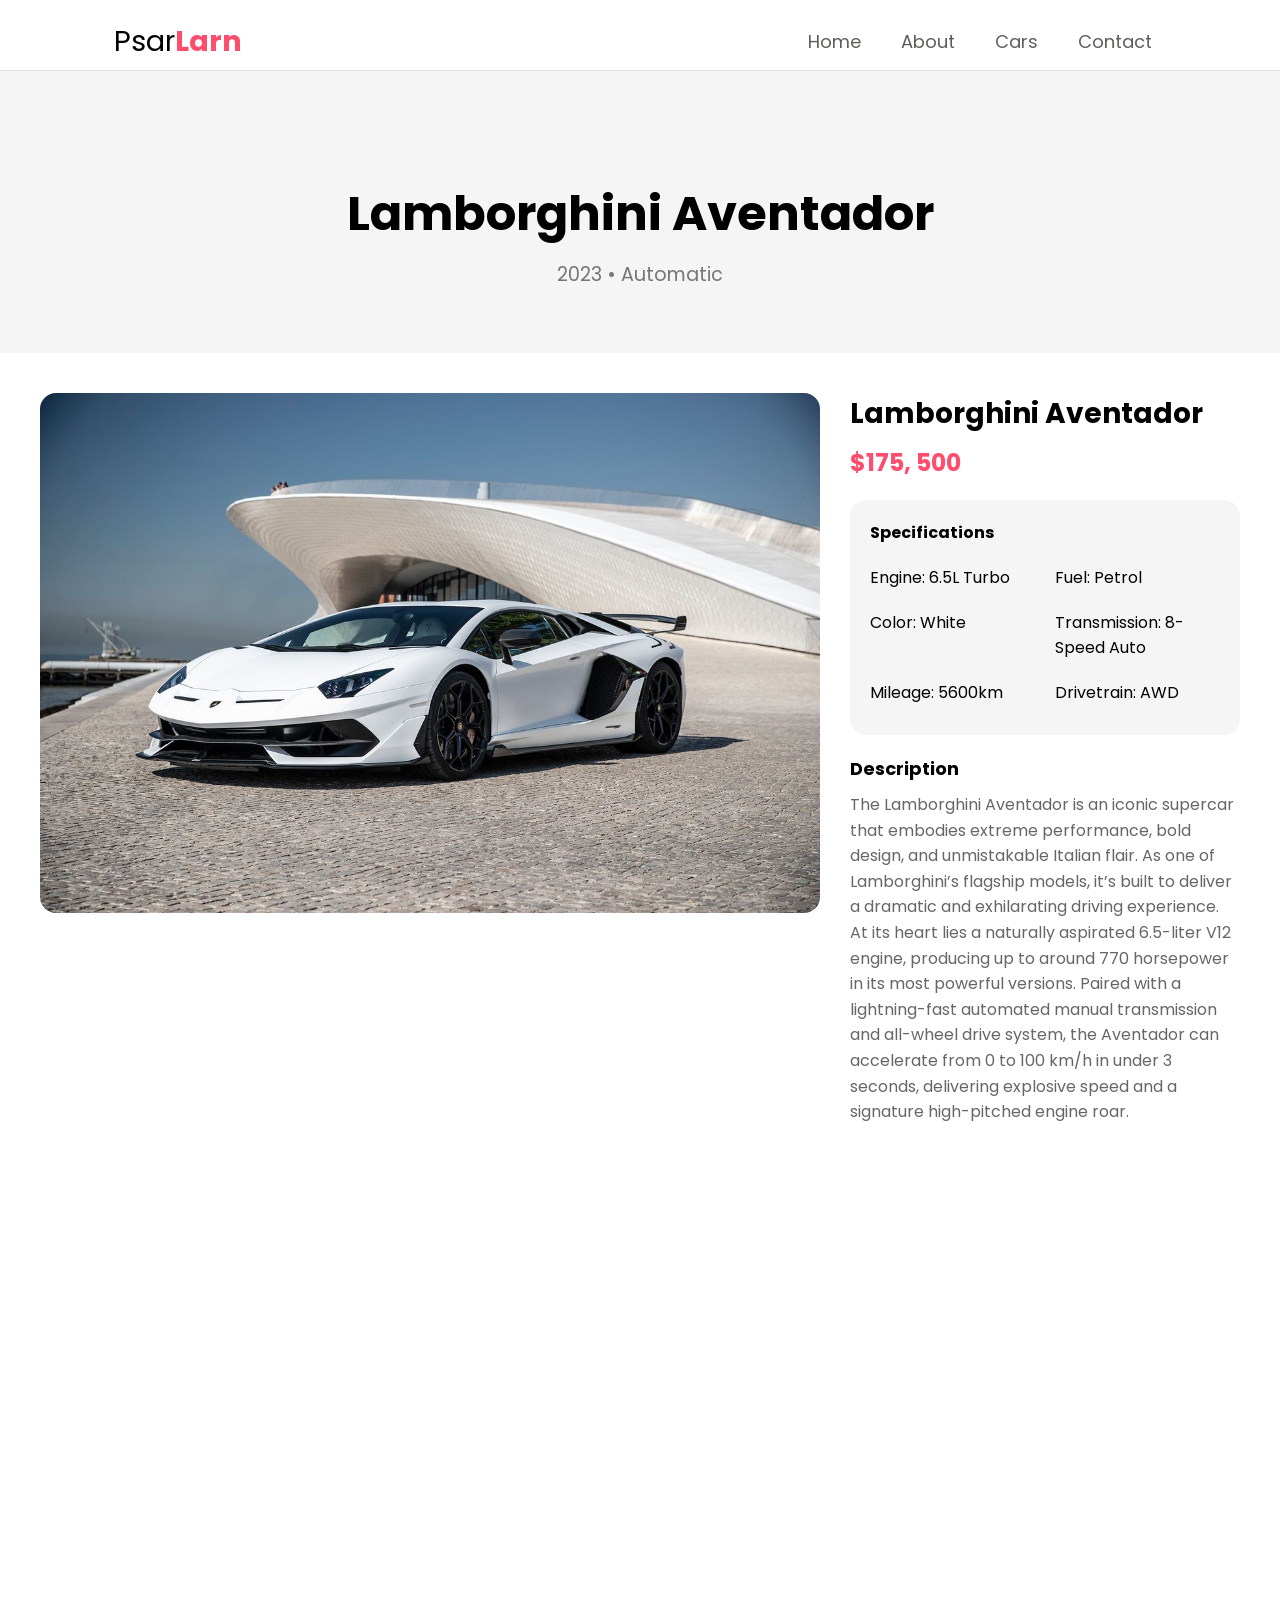
<file: small_page/aventador.html>
<!doctype html>
<html lang="en">
  <head>
    <meta charset="UTF-8" />
    <meta name="viewport" content="width=device-width, initial-scale=1.0" />
    <title>Lamborghini Aventador</title>
    <link rel="stylesheet" href="/style.css" />
    <link href="https://unpkg.com/aos@2.3.1/dist/aos.css" rel="stylesheet" />
  </head>
  <body>
    <header>
      <div class="container">
        <div class="header-content">
          
          <div class="header-logo">
            <span>Psar<span class="highlight">Larn</span></span>
          </div>

          
          <div class="header-right">
            <ul class="nav-links">
              <li><a href="/index.html">Home</a></li>
              <li><a href="/about_page.html">About</a></li>
              <li><a href="/cars_page.html">Cars</a></li>
              <li><a href="/contact_page.html">Contact</a></li>
            </ul>

            <button class="mobile-btn" id="mobile-button">
              <span></span>
              <span></span>
              <span></span>
            </button>
          </div>
        </div>

        <!-- MOBILE MENU -->
        <nav class="mobile-navbar" id="mobileNav">
          <a href="/index.html">Home</a>
          <a href="/about_page.html">About</a>
          <a href="/cars_page.html">Cars</a>
          <a href="/contact_page.html">Contact</a>
        </nav>
      </div>
    </header>
    <main>
      <div class="car-detail" data-aos="fade-up">
        <div class="car-detail-opening">
          <h2>Lamborghini Aventador</h2>
          <p>2023 • Automatic</p>
        </div>
      </div>
      <div class="car-detail-container" data-aos="fade-up">
        <div class="car-detail-image">
          <img src="/image/aventador.jpg" alt="aventador" />
        </div>

        <!-- RIGHT SIDE WRAPPER -->
        <div class="car-detail-info" data-aos="fade-up">
          <div class="car-detail-model">
            <h2>Lamborghini Aventador</h2>
            <p>$175, 500</p>
          </div>

          <div class="car-detail-specification" data-aos="fade-up">
            <p>Specifications</p>
            <p>Engine: 6.5L Turbo</p>
            <p>Fuel: Petrol</p>
            <p>Color: White</p>
            <p>Transmission: 8-Speed Auto</p>
            <p>Mileage: 5600km</p>
            <p>Drivetrain: AWD</p>
          </div>

          <div class="car-detail-description" data-aos="fade-up">
            <h4>Description</h4>
            <p>The Lamborghini Aventador is an iconic supercar that embodies extreme performance, bold design, and unmistakable Italian flair. As one of Lamborghini’s flagship models, it’s built to deliver a dramatic and exhilarating driving experience.
At its heart lies a naturally aspirated 6.5-liter V12 engine, producing up to around 770 horsepower in its most powerful versions. Paired with a lightning-fast automated manual transmission and all-wheel drive system, the Aventador can accelerate from 0 to 100 km/h in under 3 seconds, delivering explosive speed and a signature high-pitched engine roar.</p>
      </div>
    </main>
    <footer>
      <div class="container" data-aos="fade-up">
        <div class="footer-content">
          <div class="footer-brand">
            <div class="logo-icon">
              <span>Psar<span>Larn</span></span>
            </div>
            <p>
              Your trusted partner for quality vehicles in Cambodia. We provide
              exceptional service and competitive prices for all your automotive
              needs.
            </p>
            <div class="social-links">
              <a href="#" class="social-link" aria-label="Facebook">
                <img src="/icons/facebook-app-symbol.png" alt="facebook" />
              </a>
              <a href="#" class="social-link" aria-label="Telegram">
                <img src="/icons/telegram.png" alt="telegram" />
              </a>
              <a href="#" class="social-link" aria-label="Instagram">
                <img src="/icons/instagram.png" alt="ig" />
              </a>
            </div>
          </div>
          <div class="footer-column">
            <h4>Quick Links</h4>
            <ul>
              <li><a href="/index.html">Home</a></li>
              <li><a href="/about.html">About Us</a></li>
              <li><a href="/cars.html">Our Cars</a></li>
              <li><a href="/contact.html">Contact</a></li>
            </ul>
          </div>
          <div class="footer-column">
            <h4>Services</h4>
            <ul>
              <li><a href="#">Car Sales</a></li>
              <li><a href="#">Financing</a></li>
              <li><a href="#">Maintenance</a></li>
              <li><a href="#">Trade-In</a></li>
            </ul>
          </div>
          <div class="footer-column">
            <h4>Contact Info</h4>
            <ul>
              <li>
                <p>123 Sothearos Blvd</p>
                <p>Phnom Penh, Cambodia</p>
              </li>
              <li>
                <p>+855 12 345 678</p>
              </li>
              <li>
                <p>info@psarlarn.com</p>
              </li>
            </ul>
          </div>
        </div>
        <div class="footer-bottom">
          <hr />
          <p>&copy; 2026 PsarLarn. All rights reserved.</p>
        </div>
      </div>
    </footer>
    <script src="/script.js"></script>
    <script src="https://unpkg.com/aos@2.3.1/dist/aos.js"></script>
    <script>
      AOS.init();
    </script>
  </body>
</html>
</file>
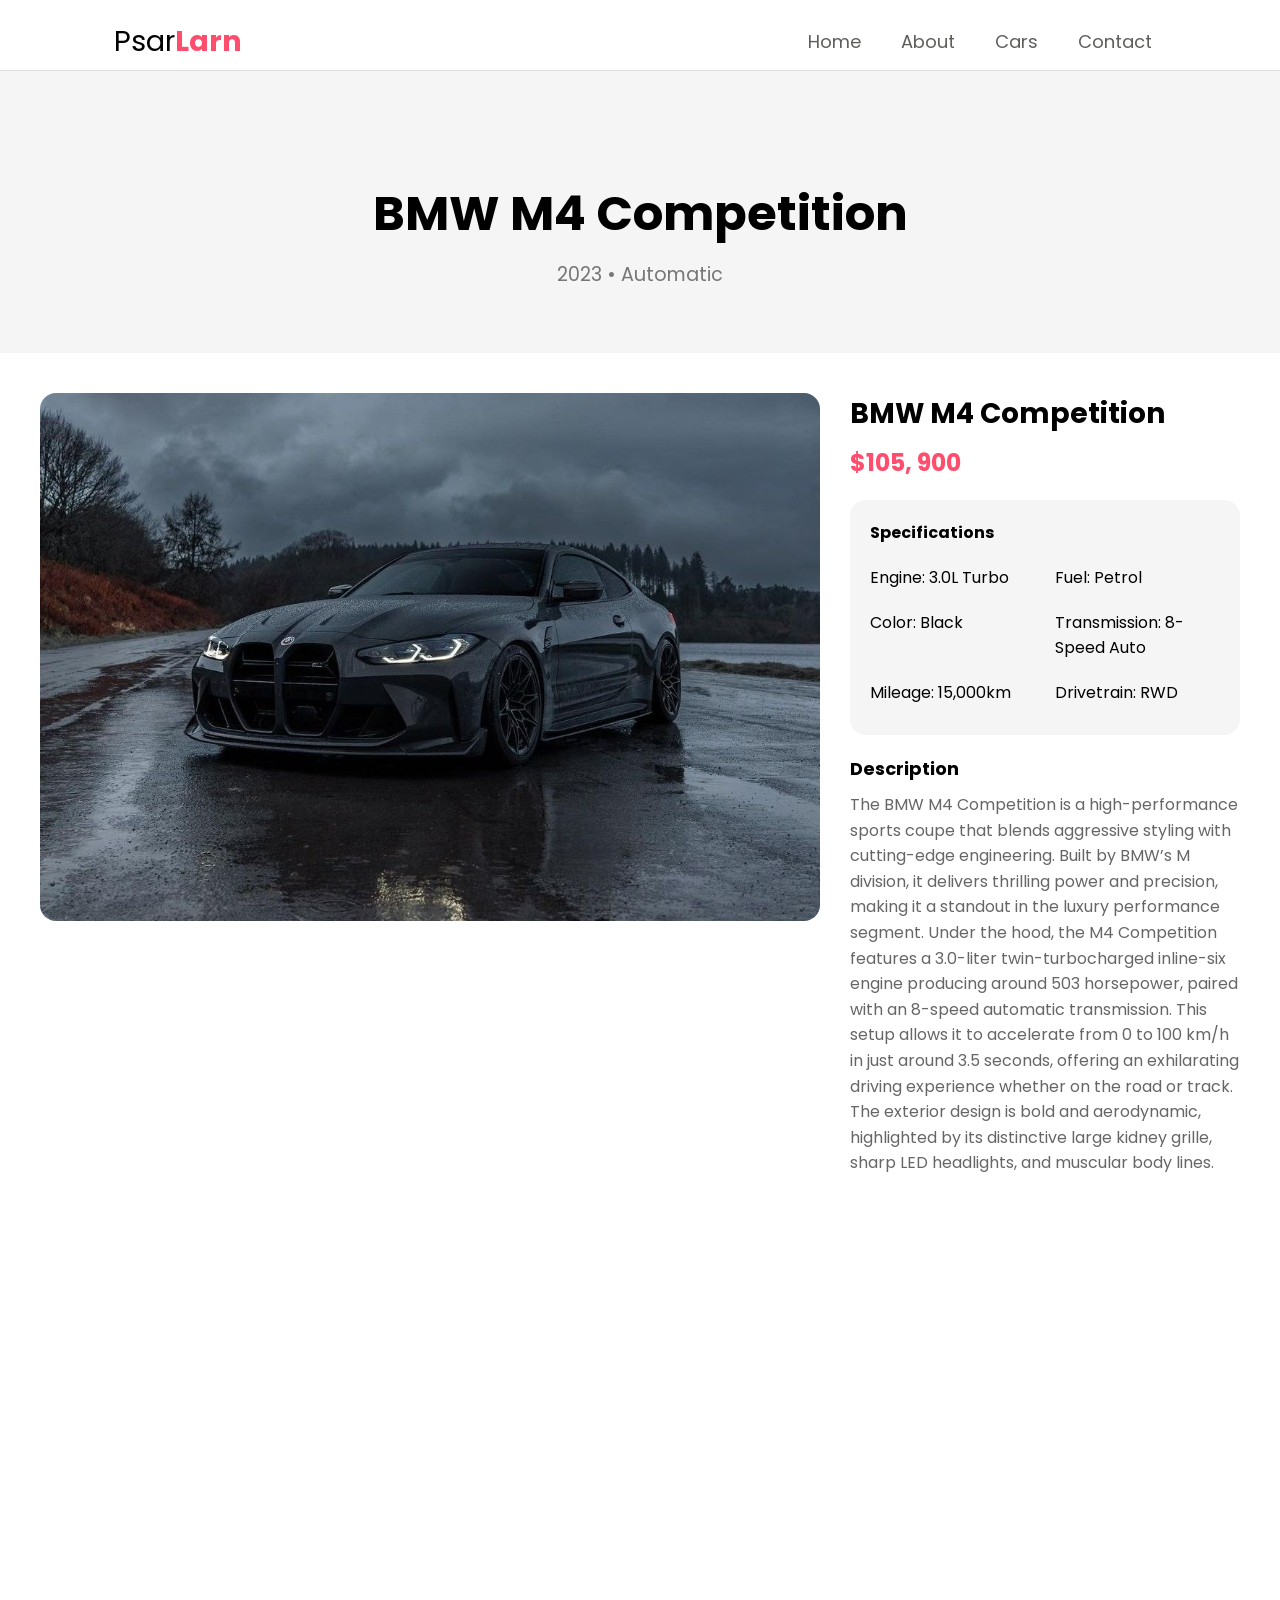
<file: small_page/bmw_m4_detail.html>
<!doctype html>
<html lang="en">
  <head>
    <meta charset="UTF-8" />
    <meta name="viewport" content="width=device-width, initial-scale=1.0" />
    <title>BMW M4 Competition</title>
    <link rel="stylesheet" href="/style.css" />
    <link href="https://unpkg.com/aos@2.3.1/dist/aos.css" rel="stylesheet" />
  </head>
  <body>
    <header>
      <div class="container">
        <div class="header-content">
          
          <div class="header-logo">
            <span>Psar<span class="highlight">Larn</span></span>
          </div>

          
          <div class="header-right">
            <ul class="nav-links">
              <li><a href="/index.html">Home</a></li>
              <li><a href="/about_page.html">About</a></li>
              <li><a href="/cars_page.html">Cars</a></li>
              <li><a href="/contact_page.html">Contact</a></li>
            </ul>

            <button class="mobile-btn" id="mobile-button">
              <span></span>
              <span></span>
              <span></span>
            </button>
          </div>
        </div>

        <!-- MOBILE MENU -->
        <nav class="mobile-navbar" id="mobileNav">
          <a href="/index.html">Home</a>
          <a href="/about_page.html">About</a>
          <a href="/cars_page.html">Cars</a>
          <a href="/contact_page.html">Contact</a>
        </nav>
      </div>
    </header>
    <main>
      <div class="car-detail" data-aos="fade-up">
        <div class="car-detail-opening">
          <h2>BMW M4 Competition</h2>
          <p>2023 • Automatic</p>
        </div>
      </div>
      <div class="car-detail-container" data-aos="fade-up">
        <div class="car-detail-image">
          <img src="/image/bmw_m4_competition.jpg" alt="m4-com" />
        </div>

        <!-- RIGHT SIDE WRAPPER -->
        <div class="car-detail-info" data-aos="fade-up">
          <div class="car-detail-model">
            <h2>BMW M4 Competition</h2>
            <p>$105, 900</p>
          </div>

          <div class="car-detail-specification" data-aos="fade-up">
            <p>Specifications</p>
            <p>Engine: 3.0L Turbo</p>
            <p>Fuel: Petrol</p>
            <p>Color: Black</p>
            <p>Transmission: 8-Speed Auto</p>
            <p>Mileage: 15,000km</p>
            <p>Drivetrain: RWD</p>
          </div>

          <div class="car-detail-description" data-aos="fade-up">
            <h4>Description</h4>
            <p>The BMW M4 Competition is a high-performance sports coupe that blends aggressive styling with cutting-edge engineering. Built by BMW’s M division, it delivers thrilling power and precision, making it a standout in the luxury performance segment.
Under the hood, the M4 Competition features a 3.0-liter twin-turbocharged inline-six engine producing around 503 horsepower, paired with an 8-speed automatic transmission. This setup allows it to accelerate from 0 to 100 km/h in just around 3.5 seconds, offering an exhilarating driving experience whether on the road or track.
The exterior design is bold and aerodynamic, highlighted by its distinctive large kidney grille, sharp LED headlights, and muscular body lines.
        </div>
      </div>
    </main>
    <footer>
      <div class="container" data-aos="fade-up">
        <div class="footer-content">
          <div class="footer-brand">
            <div class="logo-icon">
              <span>Psar<span>Larn</span></span>
            </div>
            <p>
              Your trusted partner for quality vehicles in Cambodia. We provide
              exceptional service and competitive prices for all your automotive
              needs.
            </p>
            <div class="social-links">
              <a href="#" class="social-link" aria-label="Facebook">
                <img src="/icons/facebook-app-symbol.png" alt="facebook" />
              </a>
              <a href="#" class="social-link" aria-label="Telegram">
                <img src="/icons/telegram.png" alt="telegram" />
              </a>
              <a href="#" class="social-link" aria-label="Instagram">
                <img src="/icons/instagram.png" alt="ig" />
              </a>
            </div>
          </div>
          <div class="footer-column">
            <h4>Quick Links</h4>
            <ul>
              <li><a href="/index.html">Home</a></li>
              <li><a href="/about.html">About Us</a></li>
              <li><a href="/cars.html">Our Cars</a></li>
              <li><a href="/contact.html">Contact</a></li>
            </ul>
          </div>
          <div class="footer-column">
            <h4>Services</h4>
            <ul>
              <li><a href="#">Car Sales</a></li>
              <li><a href="#">Financing</a></li>
              <li><a href="#">Maintenance</a></li>
              <li><a href="#">Trade-In</a></li>
            </ul>
          </div>
          <div class="footer-column">
            <h4>Contact Info</h4>
            <ul>
              <li>
                <p>123 Sothearos Blvd</p>
                <p>Phnom Penh, Cambodia</p>
              </li>
              <li>
                <p>+855 12 345 678</p>
              </li>
              <li>
                <p>info@psarlarn.com</p>
              </li>
            </ul>
          </div>
        </div>
        <div class="footer-bottom">
          <hr />
          <p>&copy; 2026 PsarLarn. All rights reserved.</p>
        </div>
      </div>
    </footer>
    <script src="/script.js"></script>
    <script src="https://unpkg.com/aos@2.3.1/dist/aos.js"></script>
    <script>
      AOS.init();
    </script>
  </body>
</html>
</file>
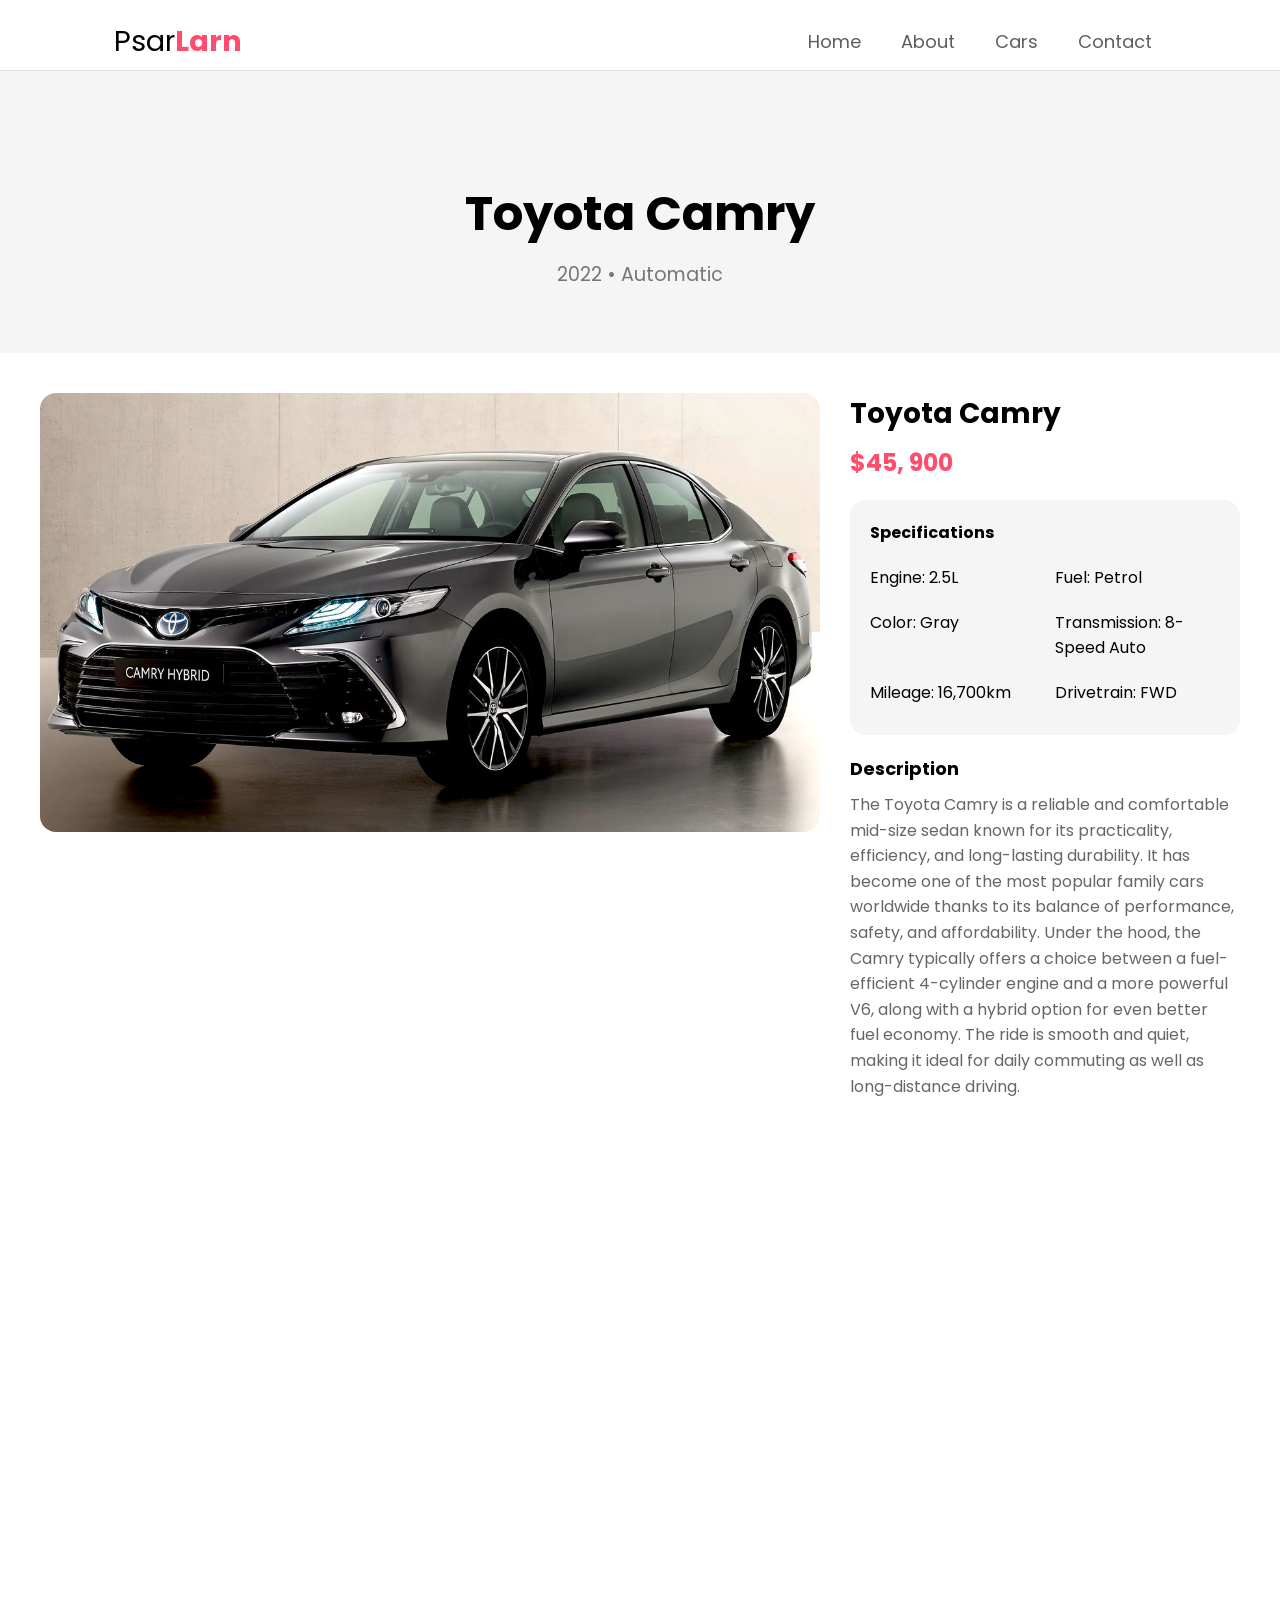
<file: small_page/camry.html>
<!doctype html>
<html lang="en">
  <head>
    <meta charset="UTF-8" />
    <meta name="viewport" content="width=device-width, initial-scale=1.0" />
    <title>Toyota Camry</title>
    <link rel="stylesheet" href="/style.css" />
    <link href="https://unpkg.com/aos@2.3.1/dist/aos.css" rel="stylesheet" />
  </head>
  <body>
    <header>
      <div class="container">
        <div class="header-content">
          
          <div class="header-logo">
            <span>Psar<span class="highlight">Larn</span></span>
          </div>

          <div class="header-right">
            <ul class="nav-links">
              <li><a href="/index.html">Home</a></li>
              <li><a href="/about_page.html">About</a></li>
              <li><a href="/cars_page.html">Cars</a></li>
              <li><a href="/contact_page.html">Contact</a></li>
            </ul>

            <button class="mobile-btn" id="mobile-button">
              <span></span>
              <span></span>
              <span></span>
            </button>
          </div>
        </div>

        <!-- MOBILE MENU -->
        <nav class="mobile-navbar" id="mobileNav">
          <a href="/index.html">Home</a>
          <a href="/about_page.html">About</a>
          <a href=/cars_page.html">Cars</a>
          <a href="/contact_page.html">Contact</a>
        </nav>
      </div>
    </header>
    <main>
      <div class="car-detail" data-aos="fade-up">
        <div class="car-detail-opening">
          <h2>Toyota Camry</h2>
          <p>2022 • Automatic</p>
        </div>
      </div>
      <div class="car-detail-container" data-aos="fade-up">
        <div class="car-detail-image">
          <img src="/image/camry_2022.jpg" alt="camry" />
        </div>

        <!-- RIGHT SIDE WRAPPER -->
        <div class="car-detail-info" data-aos="fade-up">
          <div class="car-detail-model">
            <h2>Toyota Camry</h2>
            <p>$45, 900</p>
          </div>

          <div class="car-detail-specification" data-aos="fade-up">
            <p>Specifications</p>
            <p>Engine: 2.5L</p>
            <p>Fuel: Petrol</p>
            <p>Color: Gray</p>
            <p>Transmission: 8-Speed Auto</p>
            <p>Mileage: 16,700km</p>
            <p>Drivetrain: FWD</p>
          </div>

          <div class="car-detail-description" data-aos="fade-up">
            <h4>Description</h4>
            <p>The Toyota Camry is a reliable and comfortable mid-size sedan known for its practicality, efficiency, and long-lasting durability. It has become one of the most popular family cars worldwide thanks to its balance of performance, safety, and affordability.
Under the hood, the Camry typically offers a choice between a fuel-efficient 4-cylinder engine and a more powerful V6, along with a hybrid option for even better fuel economy. The ride is smooth and quiet, making it ideal for daily commuting as well as long-distance driving.</p>
        </div>
      </div>
    </main>
    <footer>
      <div class="container" data-aos="fade-up">
        <div class="footer-content">
          <div class="footer-brand">
            <div class="logo-icon">
              <span>Psar<span>Larn</span></span>
            </div>
            <p>
              Your trusted partner for quality vehicles in Cambodia. We provide
              exceptional service and competitive prices for all your automotive
              needs.
            </p>
            <div class="social-links">
              <a href="#" class="social-link" aria-label="Facebook">
                <img src="/icons/facebook-app-symbol.png" alt="facebook" />
              </a>
              <a href="#" class="social-link" aria-label="Telegram">
                <img src="/icons/telegram.png" alt="telegram" />
              </a>
              <a href="#" class="social-link" aria-label="Instagram">
                <img src="/icons/instagram.png" alt="ig" />
              </a>
            </div>
          </div>
          <div class="footer-column">
            <h4>Quick Links</h4>
            <ul>
              <li><a href="/index.html">Home</a></li>
              <li><a href="/about.html">About Us</a></li>
              <li><a href="/cars.html">Our Cars</a></li>
              <li><a href="/contact.html">Contact</a></li>
            </ul>
          </div>
          <div class="footer-column">
            <h4>Services</h4>
            <ul>
              <li><a href="#">Car Sales</a></li>
              <li><a href="#">Financing</a></li>
              <li><a href="#">Maintenance</a></li>
              <li><a href="#">Trade-In</a></li>
            </ul>
          </div>
          <div class="footer-column">
            <h4>Contact Info</h4>
            <ul>
              <li>
                <p>123 Sothearos Blvd</p>
                <p>Phnom Penh, Cambodia</p>
              </li>
              <li>
                <p>+855 12 345 678</p>
              </li>
              <li>
                <p>info@psarlarn.com</p>
              </li>
            </ul>
          </div>
        </div>
        <div class="footer-bottom">
          <hr />
          <p>&copy; 2026 PsarLarn. All rights reserved.</p>
        </div>
      </div>
    </footer>
    <script src="/script.js"></script>
    <script src="https://unpkg.com/aos@2.3.1/dist/aos.js"></script>
    <script>
      AOS.init();
    </script>
  </body>
</html>
</file>
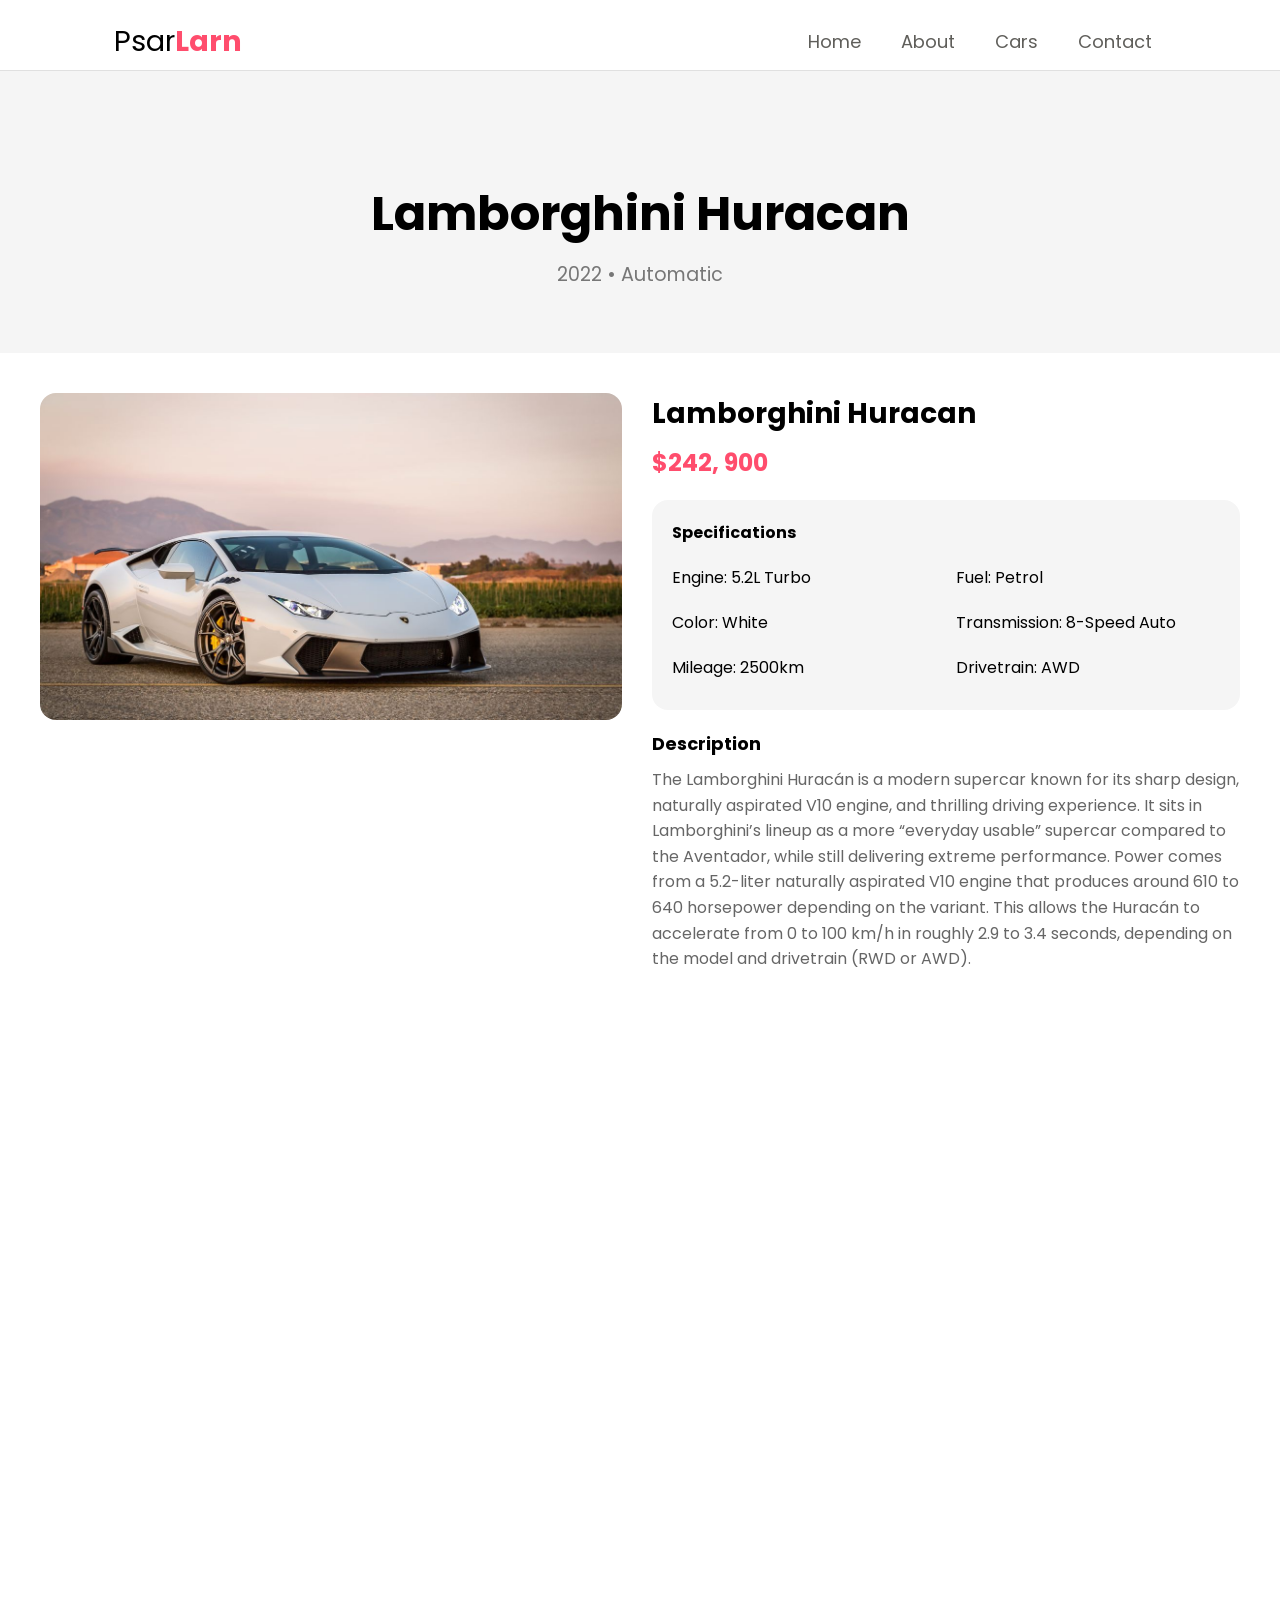
<file: small_page/huracan.html>
<!doctype html>
<html lang="en">
  <head>
    <meta charset="UTF-8" />
    <meta name="viewport" content="width=device-width, initial-scale=1.0" />
    <title>Lamborghini Huracan</title>
    <link rel="stylesheet" href="/style.css" />
    <link href="https://unpkg.com/aos@2.3.1/dist/aos.css" rel="stylesheet" />
  </head>
  <body>
    <header>
      <div class="container">
        <div class="header-content">
          <div class="header-logo">
            <span>Psar<span class="highlight">Larn</span></span>
          </div>

          <div class="header-right">
            <ul class="nav-links">
              <li><a href="/index.html">Home</a></li>
              <li><a href="/about_page.html">About</a></li>
              <li><a href="/cars_page.html">Cars</a></li>
              <li><a href="/contact_page.html">Contact</a></li>
            </ul>

            <button class="mobile-btn" id="mobile-button">
              <span></span>
              <span></span>
              <span></span>
            </button>
          </div>
        </div>

        <!-- MOBILE MENU -->
        <nav class="mobile-navbar" id="mobileNav">
          <a href="/index.html">Home</a>
          <a href="/about_page.html">About</a>
          <a href="/cars_page.html">Cars</a>
          <a href="/contact_page.html">Contact</a>
        </nav>
      </div>
    </header>
      <div class="car-detail" data-aos="fade-up">
        <div class="car-detail-opening">
          <h2>Lamborghini Huracan</h2>
          <p>2022 • Automatic</p>
        </div>
      </div>
      <div class="car-detail-container" data-aos="fade-up">
        <div class="car-detail-image">
          <img src="/image/huracan.jpg" alt="huracan" />
        </div>

        <!-- RIGHT SIDE WRAPPER -->
        <div class="car-detail-info" data-aos="fade-up">
          <div class="car-detail-model">
            <h2>Lamborghini Huracan</h2>
            <p>$242, 900</p>
          </div>

          <div class="car-detail-specification" data-aos="fade-up">
            <p>Specifications</p>
            <p>Engine: 5.2L Turbo</p>
            <p>Fuel: Petrol</p>
            <p>Color: White</p>
            <p>Transmission: 8-Speed Auto</p>
            <p>Mileage: 2500km</p>
            <p>Drivetrain: AWD</p>
          </div>

          <div class="car-detail-description" data-aos="fade-up">
            <h4>Description</h4>
            <p>The Lamborghini Huracán is a modern supercar known for its sharp design, naturally aspirated V10 engine, and thrilling driving experience. It sits in Lamborghini’s lineup as a more “everyday usable” supercar compared to the Aventador, while still delivering extreme performance.
Power comes from a 5.2-liter naturally aspirated V10 engine that produces around 610 to 640 horsepower depending on the variant. This allows the Huracán to accelerate from 0 to 100 km/h in roughly 2.9 to 3.4 seconds, depending on the model and drivetrain (RWD or AWD).</p>
      </div>
    </main>
    <footer>
      <div class="container" data-aos="fade-up">
        <div class="footer-content">
          <div class="footer-brand">
            <div class="logo-icon">
              <span>Psar<span>Larn</span></span>
            </div>
            <p>
              Your trusted partner for quality vehicles in Cambodia. We provide
              exceptional service and competitive prices for all your automotive
              needs.
            </p>
            <div class="social-links">
              <a href="#" class="social-link" aria-label="Facebook">
                <img src="/icons/facebook-app-symbol.png" alt="facebook" />
              </a>
              <a href="#" class="social-link" aria-label="Telegram">
                <img src="/icons/telegram.png" alt="telegram" />
              </a>
              <a href="#" class="social-link" aria-label="Instagram">
                <img src="/icons/instagram.png" alt="ig" />
              </a>
            </div>
          </div>
          <div class="footer-column">
            <h4>Quick Links</h4>
            <ul>
              <li><a href="/index.html">Home</a></li>
              <li><a href="/about.html">About Us</a></li>
              <li><a href="/cars.html">Our Cars</a></li>
              <li><a href="/contact.html">Contact</a></li>
            </ul>
          </div>
          <div class="footer-column">
            <h4>Services</h4>
            <ul>
              <li><a href="#">Car Sales</a></li>
              <li><a href="#">Financing</a></li>
              <li><a href="#">Maintenance</a></li>
              <li><a href="#">Trade-In</a></li>
            </ul>
          </div>
          <div class="footer-column">
            <h4>Contact Info</h4>
            <ul>
              <li>
                <p>123 Sothearos Blvd</p>
                <p>Phnom Penh, Cambodia</p>
              </li>
              <li>
                <p>+855 12 345 678</p>
              </li>
              <li>
                <p>info@psarlarn.com</p>
              </li>
            </ul>
          </div>
        </div>
        <div class="footer-bottom">
          <hr />
          <p>&copy; 2026 PsarLarn. All rights reserved.</p>
        </div>
      </div>
    </footer>
    <script src="/script.js"></script>
    <script src="https://unpkg.com/aos@2.3.1/dist/aos.js"></script>
    <script>
      AOS.init();
    </script>
  </body>
</html>
</file>
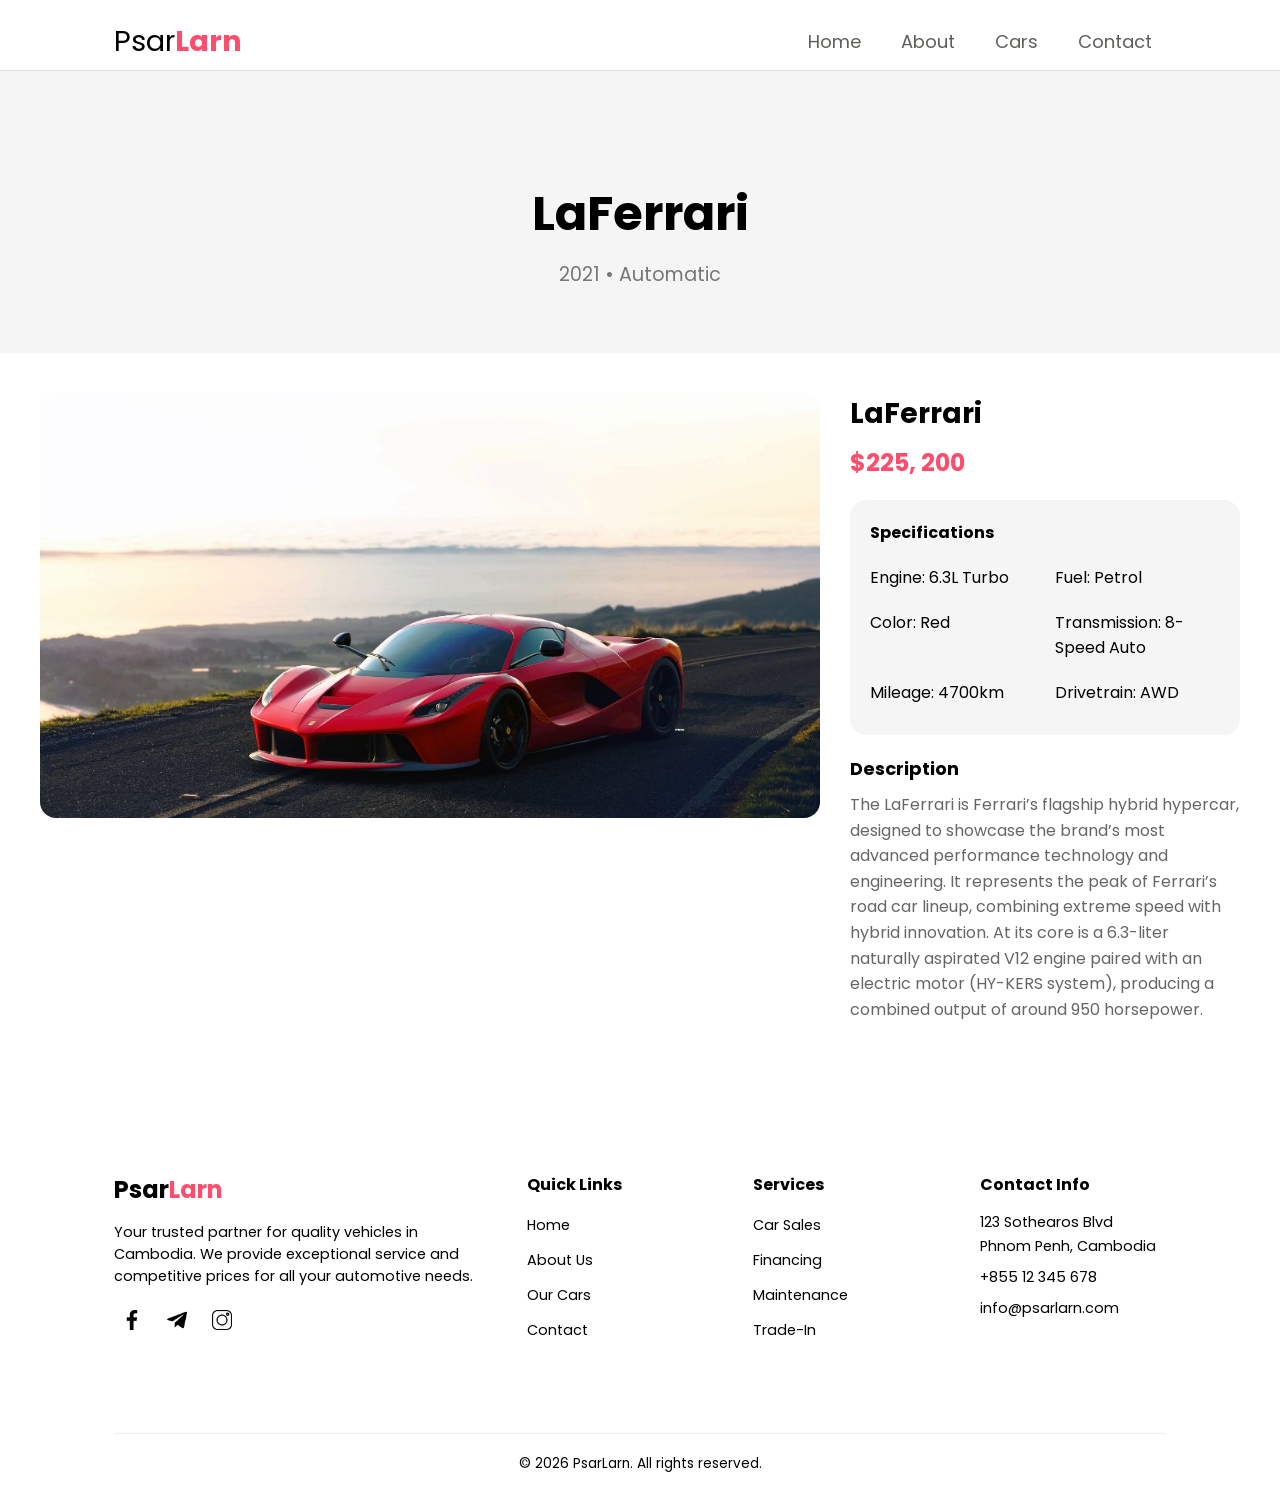
<file: small_page/laferrari.html>
<!doctype html>
<html lang="en">
  <head>
    <meta charset="UTF-8" />
    <meta name="viewport" content="width=device-width, initial-scale=1.0" />
    <title>LaFerrari</title>
    <link rel="stylesheet" href="/style.css" />
    <link href="https://unpkg.com/aos@2.3.1/dist/aos.css" rel="stylesheet" />
  </head>
  <body>
    <header>
      <div class="container">
        <div class="header-content">
          <div class="header-logo">
            <span>Psar<span class="highlight">Larn</span></span>
          </div>
          <div class="header-right">
            <ul class="nav-links">
              <li><a href="/index.html">Home</a></li>
              <li><a href="/about_page.html">About</a></li>
              <li><a href="/cars_page.html">Cars</a></li>
              <li><a href="/contact_page.html">Contact</a></li>
            </ul>

            <button class="mobile-btn" id="mobile-button">
              <span></span>
              <span></span>
              <span></span>
            </button>
          </div>
        </div>

        <!-- MOBILE MENU -->
        <nav class="mobile-navbar" id="mobileNav">
          <a href="/index.html">Home</a>
          <a href="/about_page.html">About</a>
          <a href="/cars_page.html">Cars</a>
          <a href="/contact_page.html">Contact</a>
        </nav>
      </div>
    </header>
    <main>
      <div class="car-detail" data-aos="fade-up">
        <div class="car-detail-opening">
          <h2>LaFerrari</h2>
          <p>2021 • Automatic</p>
        </div>
      </div>
      <div class="car-detail-container" data-aos="fade-up">
        <div class="car-detail-image">
          <img src="/image/laferrari.jpg" alt="laferrari" />
        </div>

        <!-- RIGHT SIDE WRAPPER -->
        <div class="car-detail-info" data-aos="fade-up">
          <div class="car-detail-model">
            <h2>LaFerrari</h2>
            <p>$225, 200</p>
          </div>

          <div class="car-detail-specification" data-aos="fade-up">
            <p>Specifications</p>
            <p>Engine: 6.3L Turbo</p>
            <p>Fuel: Petrol</p>
            <p>Color: Red</p>
            <p>Transmission: 8-Speed Auto</p>
            <p>Mileage: 4700km</p>
            <p>Drivetrain: AWD</p>
          </div>

          <div class="car-detail-description" data-aos="fade-up">
            <h4>Description</h4>
            <p>The LaFerrari is Ferrari’s flagship hybrid hypercar, designed to showcase the brand’s most advanced performance technology and engineering. It represents the peak of Ferrari’s road car lineup, combining extreme speed with hybrid innovation.
At its core is a 6.3-liter naturally aspirated V12 engine paired with an electric motor (HY-KERS system), producing a combined output of around 950 horsepower.</p>
      </div>
    </main>
    <footer>
      <div class="container data-aos="fade-up">
        <div class="footer-content">
          <div class="footer-brand">
            <div class="logo-icon">
              <span>Psar<span>Larn</span></span>
            </div>
            <p>
              Your trusted partner for quality vehicles in Cambodia. We provide
              exceptional service and competitive prices for all your automotive
              needs.
            </p>
            <div class="social-links">
              <a href="#" class="social-link" aria-label="Facebook">
                <img src="/icons/facebook-app-symbol.png" alt="facebook" />
              </a>
              <a href="#" class="social-link" aria-label="Telegram">
                <img src="/icons/telegram.png" alt="telegram" />
              </a>
              <a href="#" class="social-link" aria-label="Instagram">
                <img src="/icons/instagram.png" alt="ig" />
              </a>
            </div>
          </div>
          <div class="footer-column">
            <h4>Quick Links</h4>
            <ul>
              <li><a href="/index.html">Home</a></li>
              <li><a href="/about.html">About Us</a></li>
              <li><a href="/cars.html">Our Cars</a></li>
              <li><a href="/contact.html">Contact</a></li>
            </ul>
          </div>
          <div class="footer-column">
            <h4>Services</h4>
            <ul>
              <li><a href="#">Car Sales</a></li>
              <li><a href="#">Financing</a></li>
              <li><a href="#">Maintenance</a></li>
              <li><a href="#">Trade-In</a></li>
            </ul>
          </div>
          <div class="footer-column">
            <h4>Contact Info</h4>
            <ul>
              <li>
                <p>123 Sothearos Blvd</p>
                <p>Phnom Penh, Cambodia</p>
              </li>
              <li>
                <p>+855 12 345 678</p>
              </li>
              <li>
                <p>info@psarlarn.com</p>
              </li>
            </ul>
          </div>
        </div>
        <div class="footer-bottom">
          <hr />
          <p>&copy; 2026 PsarLarn. All rights reserved.</p>
        </div>
      </div>
    </footer>
    <script src="/script.js"></script>
    <script src="https://unpkg.com/aos@2.3.1/dist/aos.js"></script>
    <script>
      AOS.init();
    </script>
  </body>
</html>
</file>
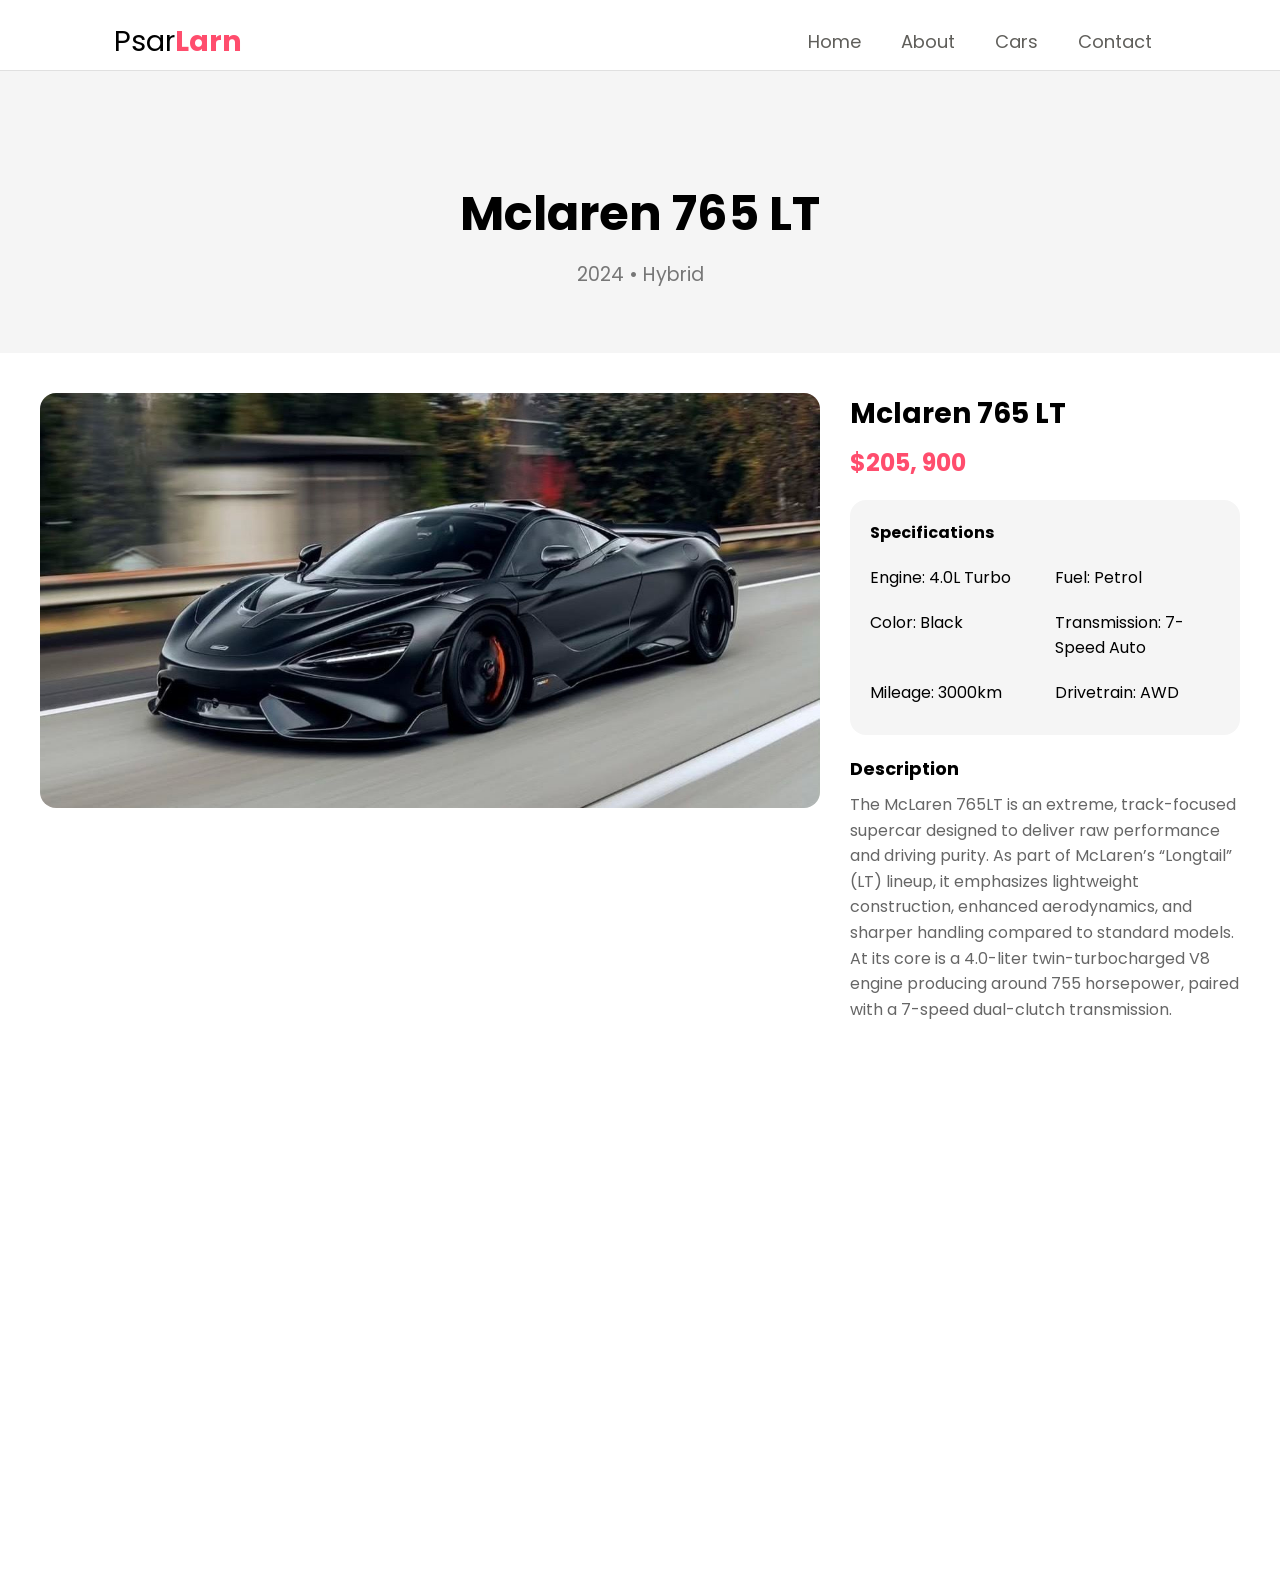
<file: small_page/mclaren765_lt.html>
<!doctype html>
<html lang="en">
  <head>
    <meta charset="UTF-8" />
    <meta name="viewport" content="width=device-width, initial-scale=1.0" />
    <title>Mclaren 765 LT</title>
    <link rel="stylesheet" href="/style.css" />
    <link href="https://unpkg.com/aos@2.3.1/dist/aos.css" rel="stylesheet" />
  </head>
  <body>
    <header>
      <div class="container">
        <div class="header-content">
          <div class="header-logo">
            <span>Psar<span class="highlight">Larn</span></span>
          </div>

          <div class="header-right">
            <ul class="nav-links">
              <li><a href="/index.html">Home</a></li>
              <li><a href="/about_page.html">About</a></li>
              <li><a href="/cars_page.html">Cars</a></li>
              <li><a href="/contact_page.html">Contact</a></li>
            </ul>

            <button class="mobile-btn" id="mobile-button">
              <span></span>
              <span></span>
              <span></span>
            </button>
          </div>
        </div>

        <!-- MOBILE MENU -->
        <nav class="mobile-navbar" id="mobileNav">
          <a href="/index.html">Home</a>
          <a href="/about_page.html">About</a>
          <a href="/cars_page.html">Cars</a>
          <a href="/contact_page.html">Contact</a>
        </nav>
      </div>
    </header>
    <main>
      <div class="car-detail" data-aos="fade-up">
        <div class="car-detail-opening">
          <h2>Mclaren 765 LT</h2>
          <p>2024 • Hybrid</p>
        </div>
      </div>
      <div class="car-detail-container" data-aos="fade-up">
        <div class="car-detail-image">
          <img src="/image/mclaren_765lt.jpg" alt="765lt" />
        </div>

        <!-- RIGHT SIDE WRAPPER -->
        <div class="car-detail-info" data-aos="fade-up">
          <div class="car-detail-model">
            <h2>Mclaren 765 LT</h2>
            <p>$205, 900</p>
          </div>

          <div class="car-detail-specification" data-aos="fade-up">
            <p>Specifications</p>
            <p>Engine: 4.0L Turbo</p>
            <p>Fuel: Petrol</p>
            <p>Color: Black</p>
            <p>Transmission: 7-Speed Auto</p>
            <p>Mileage: 3000km</p>
            <p>Drivetrain: AWD</p>
          </div>

          <div class="car-detail-description">
            <h4>Description</h4>
            <p>The McLaren 765LT is an extreme, track-focused supercar designed to deliver raw performance and driving purity. As part of McLaren’s “Longtail” (LT) lineup, it emphasizes lightweight construction, enhanced aerodynamics, and sharper handling compared to standard models.
At its core is a 4.0-liter twin-turbocharged V8 engine producing around 755 horsepower, paired with a 7-speed dual-clutch transmission.</p> 
      </div>
    </main>
    <footer>
      <div class="container" data-aos="fade-up">
        <div class="footer-content">
          <div class="footer-brand">
            <div class="logo-icon">
              <span>Psar<span>Larn</span></span>
            </div>
            <p>
              Your trusted partner for quality vehicles in Cambodia. We provide
              exceptional service and competitive prices for all your automotive
              needs.
            </p>
            <div class="social-links">
              <a href="#" class="social-link" aria-label="Facebook">
                <img src="/icons/facebook-app-symbol.png" alt="facebook" />
              </a>
              <a href="#" class="social-link" aria-label="Telegram">
                <img src="/icons/telegram.png" alt="telegram" />
              </a>
              <a href="#" class="social-link" aria-label="Instagram">
                <img src="/icons/instagram.png" alt="ig" />
              </a>
            </div>
          </div>
          <div class="footer-column">
            <h4>Quick Links</h4>
            <ul>
              <li><a href="/index.html">Home</a></li>
              <li><a href="/about.html">About Us</a></li>
              <li><a href="/cars.html">Our Cars</a></li>
              <li><a href="/contact.html">Contact</a></li>
            </ul>
          </div>
          <div class="footer-column">
            <h4>Services</h4>
            <ul>
              <li><a href="#">Car Sales</a></li>
              <li><a href="#">Financing</a></li>
              <li><a href="#">Maintenance</a></li>
              <li><a href="#">Trade-In</a></li>
            </ul>
          </div>
          <div class="footer-column">
            <h4>Contact Info</h4>
            <ul>
              <li>
                <p>123 Sothearos Blvd</p>
                <p>Phnom Penh, Cambodia</p>
              </li>
              <li>
                <p>+855 12 345 678</p>
              </li>
              <li>
                <p>info@psarlarn.com</p>
              </li>
            </ul>
          </div>
        </div>
        <div class="footer-bottom">
          <hr />
          <p>&copy; 2026 PsarLarn. All rights reserved.</p>
        </div>
      </div>
    </footer>
    <script src="/script.js"></script>
    <script src="https://unpkg.com/aos@2.3.1/dist/aos.js"></script>
    <script>
      AOS.init();
    </script>
  </body>
</html>
</file>
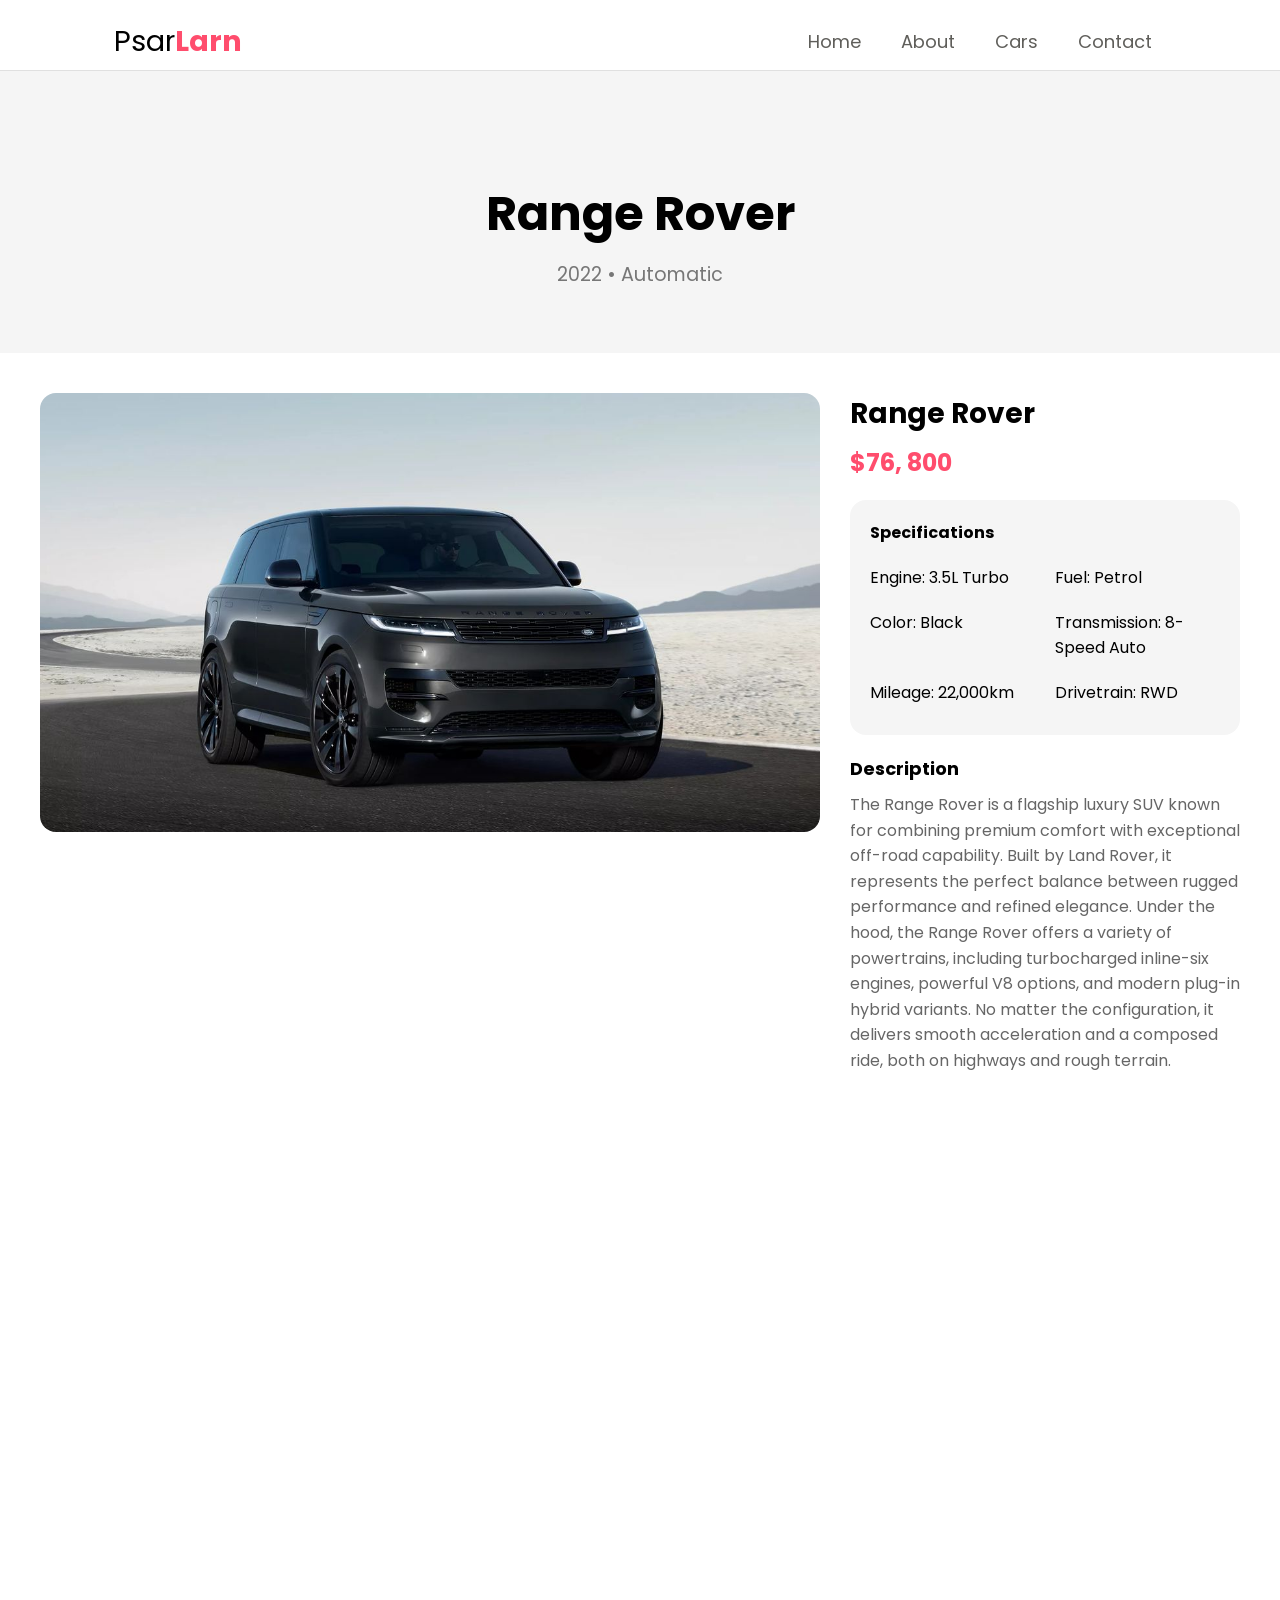
<file: small_page/range_rover.html>
<!doctype html>
<html lang="en">
  <head>
    <meta charset="UTF-8" />
    <meta name="viewport" content="width=device-width, initial-scale=1.0" />
    <title>Range Rover</title>
    <link rel="stylesheet" href="/style.css" />
    <link href="https://unpkg.com/aos@2.3.1/dist/aos.css" rel="stylesheet" />
  </head>
  <body>
    <header>
      <div class="container">
        <div class="header-content">
          <div class="header-logo">
            <span>Psar<span class="highlight">Larn</span></span>
          </div>

          <div class="header-right">
            <ul class="nav-links">
              <li><a href="/index.html">Home</a></li>
              <li><a href="/about_page.html">About</a></li>
              <li><a href="/cars_page.html">Cars</a></li>
              <li><a href="/contact_page.html">Contact</a></li>
            </ul>

            <button class="mobile-btn" id="mobile-button">
              <span></span>
              <span></span>
              <span></span>
            </button>
          </div>
        </div>

        <!-- MOBILE MENU -->
        <nav class="mobile-navbar" id="mobileNav">
          <a href="/index.html">Home</a>
          <a href="/about_page.html">About</a>
          <a href="/cars_page.html">Cars</a>
          <a href="/contact_page.html">Contact</a>
        </nav>
      </div>
    </header>
    <main>
      <div class="car-detail" data-aos="fade-up">
        <div class="car-detail-opening">
          <h2>Range Rover</h2>
          <p>2022 • Automatic</p>
        </div>
      </div>
      <div class="car-detail-container" data-aos="fade-up">
        <div class="car-detail-image">
          <img src="/image/range_rover.jpg" alt="range_rover" />
        </div>

        <!-- RIGHT SIDE WRAPPER -->
        <div class="car-detail-info" data-aos="fade-up">
          <div class="car-detail-model">
            <h2>Range Rover</h2>
            <p>$76, 800</p>
          </div>

          <div class="car-detail-specification" data-aos="fade-up">
            <p>Specifications</p>
            <p>Engine: 3.5L Turbo</p>
            <p>Fuel: Petrol</p>
            <p>Color: Black</p>
            <p>Transmission: 8-Speed Auto</p>
            <p>Mileage: 22,000km</p>
            <p>Drivetrain: RWD</p>
          </div>

          <div class="car-detail-description" data-aos="fade-up">
            <h4>Description</h4>
            <p>The Range Rover is a flagship luxury SUV known for combining premium comfort with exceptional off-road capability. Built by Land Rover, it represents the perfect balance between rugged performance and refined elegance.
Under the hood, the Range Rover offers a variety of powertrains, including turbocharged inline-six engines, powerful V8 options, and modern plug-in hybrid variants. No matter the configuration, it delivers smooth acceleration and a composed ride, both on highways and rough terrain.</p>
      </div>
    </main>
    <footer>
      <div class="container" data-aos="fade-up">
        <div class="footer-content">
          <div class="footer-brand">
            <div class="logo-icon">
              <span>Psar<span>Larn</span></span>
            </div>
            <p>
              Your trusted partner for quality vehicles in Cambodia. We provide
              exceptional service and competitive prices for all your automotive
              needs.
            </p>
            <div class="social-links">
              <a href="#" class="social-link" aria-label="Facebook">
                <img src="/icons/facebook-app-symbol.png" alt="facebook" />
              </a>
              <a href="#" class="social-link" aria-label="Telegram">
                <img src="/icons/telegram.png" alt="telegram" />
              </a>
              <a href="#" class="social-link" aria-label="Instagram">
                <img src="/icons/instagram.png" alt="ig" />
              </a>
            </div>
          </div>
          <div class="footer-column">
            <h4>Quick Links</h4>
            <ul>
              <li><a href="/index.html">Home</a></li>
              <li><a href="/about.html">About Us</a></li>
              <li><a href="/cars.html">Our Cars</a></li>
              <li><a href="/contact.html">Contact</a></li>
            </ul>
          </div>
          <div class="footer-column">
            <h4>Services</h4>
            <ul>
              <li><a href="#">Car Sales</a></li>
              <li><a href="#">Financing</a></li>
              <li><a href="#">Maintenance</a></li>
              <li><a href="#">Trade-In</a></li>
            </ul>
          </div>
          <div class="footer-column">
            <h4>Contact Info</h4>
            <ul>
              <li>
                <p>123 Sothearos Blvd</p>
                <p>Phnom Penh, Cambodia</p>
              </li>
              <li>
                <p>+855 12 345 678</p>
              </li>
              <li>
                <p>info@psarlarn.com</p>
              </li>
            </ul>
          </div>
        </div>
        <div class="footer-bottom">
          <hr />
          <p>&copy; 2026 PsarLarn. All rights reserved.</p>
        </div>
      </div>
    </footer>
    <script src="/script.js"></script>
    <script src="https://unpkg.com/aos@2.3.1/dist/aos.js"></script>
    <script>
      AOS.init();
    </script>
  </body>
</html>
</file>
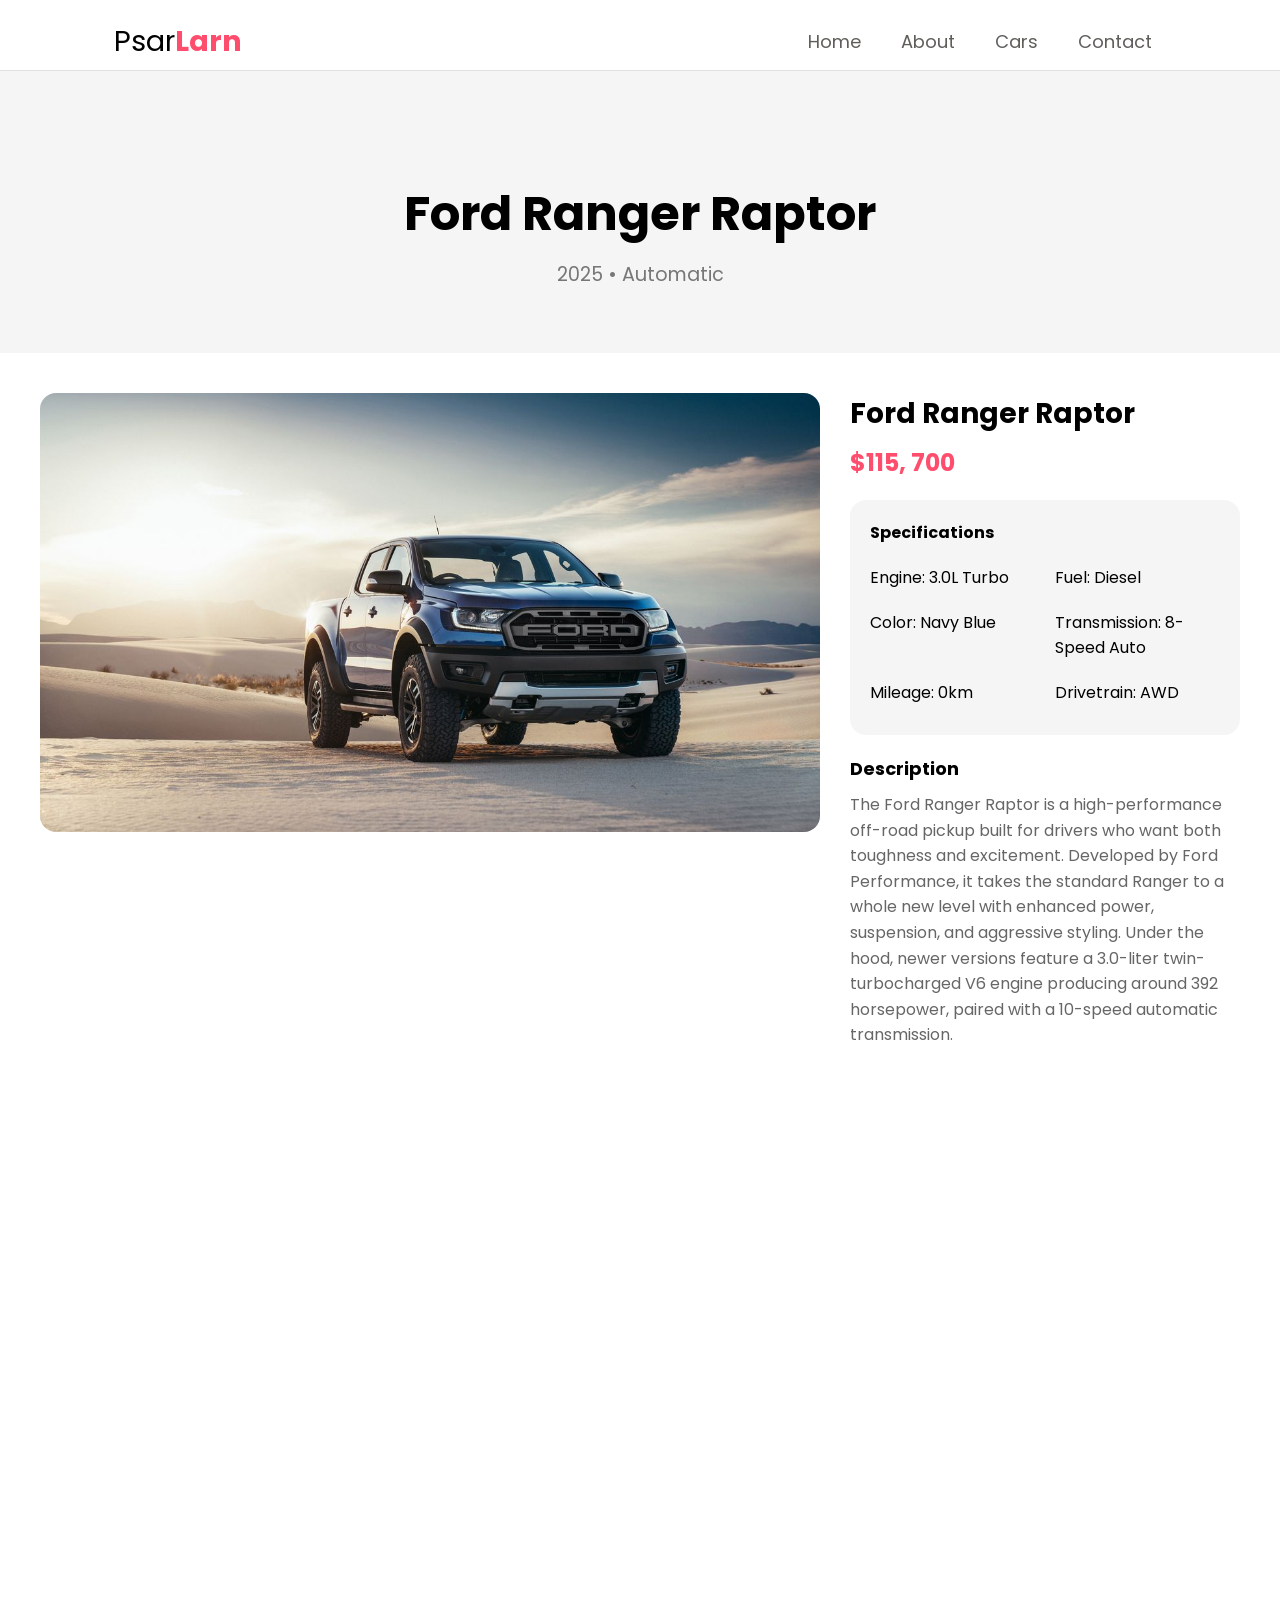
<file: small_page/raptor.html>
<!doctype html>
<html lang="en">
  <head>
    <meta charset="UTF-8" />
    <meta name="viewport" content="width=device-width, initial-scale=1.0" />
    <title>Ford Ranger Raptor</title>
    <link rel="stylesheet" href="/style.css" />
    <link href="https://unpkg.com/aos@2.3.1/dist/aos.css" rel="stylesheet" />
  </head>
  <body>
   <header>
      <div class="container">
        <div class="header-content">
          <div class="header-logo">
            <span>Psar<span class="highlight">Larn</span></span>
          </div>
          <div class="header-right">
            <ul class="nav-links">
              <li><a href="/index.html">Home</a></li>
              <li><a href="/about_page.html">About</a></li>
              <li><a href="/cars_page.html">Cars</a></li>
              <li><a href="/contact_page.html">Contact</a></li>
            </ul>

            <button class="mobile-btn" id="mobile-button">
              <span></span>
              <span></span>
              <span></span>
            </button>
          </div>
        </div>

        <!-- MOBILE MENU -->
        <nav class="mobile-navbar" id="mobileNav">
          <a href="/index.html">Home</a>
          <a href="/about_page.html">About</a>
          <a href="/cars_page.html">Cars</a>
          <a href="/contact_page.html">Contact</a>
        </nav>
      </div>
    </header>
    <main>
      <div class="car-detail" data-aos="fade-up">
        <div class="car-detail-opening">
          <h2>Ford Ranger Raptor</h2>
          <p>2025 • Automatic</p>
        </div>
      </div>
      <div class="car-detail-container" data-aos="fade-up">
        <div class="car-detail-image">
          <img src="/image/raptor.jpg" alt="raptor" />
        </div>

        <!-- RIGHT SIDE WRAPPER -->
        <div class="car-detail-info" data-aos="fade-up">
          <div class="car-detail-model">
            <h2>Ford Ranger Raptor</h2>
            <p>$115, 700</p>
          </div>

          <div class="car-detail-specification" data-aos="fade-up">
            <p>Specifications</p>
            <p>Engine: 3.0L Turbo</p>
            <p>Fuel: Diesel</p>
            <p>Color: Navy Blue</p>
            <p>Transmission: 8-Speed Auto</p>
            <p>Mileage: 0km</p>
            <p>Drivetrain: AWD</p>
          </div>

          <div class="car-detail-description" data-aos="fade-up">
            <h4>Description</h4>
            <p>The Ford Ranger Raptor is a high-performance off-road pickup built for drivers who want both toughness and excitement. Developed by Ford Performance, it takes the standard Ranger to a whole new level with enhanced power, suspension, and aggressive styling.
Under the hood, newer versions feature a 3.0-liter twin-turbocharged V6 engine producing around 392 horsepower, paired with a 10-speed automatic transmission.</p>
      </div>
    </main>
    <footer>
      <div class="container" data-aos="fade-up">
        <div class="footer-content">
          <div class="footer-brand">
            <div class="logo-icon">
              <span>Psar<span>Larn</span></span>
            </div>
            <p>
              Your trusted partner for quality vehicles in Cambodia. We provide
              exceptional service and competitive prices for all your automotive
              needs.
            </p>
            <div class="social-links">
              <a href="#" class="social-link" aria-label="Facebook">
                <img src="/icons/facebook-app-symbol.png" alt="facebook" />
              </a>
              <a href="#" class="social-link" aria-label="Telegram">
                <img src="/icons/telegram.png" alt="telegram" />
              </a>
              <a href="#" class="social-link" aria-label="Instagram">
                <img src="/icons/instagram.png" alt="ig" />
              </a>
            </div>
          </div>
          <div class="footer-column">
            <h4>Quick Links</h4>
            <ul>
              <li><a href="/index.html">Home</a></li>
              <li><a href="/about.html">About Us</a></li>
              <li><a href="/cars.html">Our Cars</a></li>
              <li><a href="/contact.html">Contact</a></li>
            </ul>
          </div>
          <div class="footer-column">
            <h4>Services</h4>
            <ul>
              <li><a href="#">Car Sales</a></li>
              <li><a href="#">Financing</a></li>
              <li><a href="#">Maintenance</a></li>
              <li><a href="#">Trade-In</a></li>
            </ul>
          </div>
          <div class="footer-column">
            <h4>Contact Info</h4>
            <ul>
              <li>
                <p>123 Sothearos Blvd</p>
                <p>Phnom Penh, Cambodia</p>
              </li>
              <li>
                <p>+855 12 345 678</p>
              </li>
              <li>
                <p>info@psarlarn.com</p>
              </li>
            </ul>
          </div>
        </div>
        <div class="footer-bottom">
          <hr />
          <p>&copy; 2026 PsarLarn. All rights reserved.</p>
        </div>
      </div>
    </footer>
    <script src="/script.js"></script>
    <script src="https://unpkg.com/aos@2.3.1/dist/aos.js"></script>
    <script>
      AOS.init();
    </script>
  </body>
</html>
</file>
<file: style.css>
@import url('https://fonts.googleapis.com/css2?family=Poppins:ital,wght@0,100;0,200;0,300;0,400;0,500;0,600;0,700;0,800;0,900;1,100;1,200;1,300;1,400;1,500;1,600;1,700;1,800;1,900&display=swap');

body {
  font-family: 'Poppins', sans-serif;
  font-weight: 400;
}

h1, h2, h3 {
  font-weight: 700; 
}

.nav-links a {
  font-weight: 500;
}

* {
  margin: 0;
  padding: 0;
  box-sizing: border-box;
}


.about-description h1 {
  font-size: 3rem;
  margin-top: 20px;
  margin-bottom: 20px;
}

.about-description p {
  font-size: 1.3rem;
  color: #555;
  margin-bottom: 20px;
}

.about-section {
  background-color: #f2f2f2;
  padding: 60px 20px;
  text-align: center;
}

.badge {
  position: absolute;
  top: 15px;
  left: 15px;
  background: #ff4d6d;
  color: white;
  padding: 6px 14px;
  border-radius: 20px;
  font-size: 12px;
  font-weight: bold;
}

.browse-btn {
  height: 40px;
  padding: 0 20px;
  background: black;
  color: white;
  border: none;
  border-radius: 8px;
  cursor: pointer;
  align-self: end;
}

.browse-btn:hover {
  background: gold;
  color: black;
}

.browse-btn {
  padding: 12px 25px;
  background: black;
  color: white;
  border: none;
  border-radius: 10px;
  cursor: pointer;
}

.browse-btn:hover {
  background: gold;
  color: black;
}

.btn {
  display: inline-block;
  padding: 12px 20px;
  border-radius: 8px;
  text-decoration: none;
  font-size: 16px;
  transition: 0.3s;
  border: 1px solid black;
  background: #ff4d6d;
  color: white;
}

.btn:hover {
  background-color: palevioletred;
}

.card-content {
  padding: 16px;
  display: flex;
  flex-direction: column;
}

.card-content h3 {
  font-size: 1.2rem;
  margin-bottom: 30px;
}

.car-container {
  display: grid;
  grid-template-columns: repeat(3, 1fr);
  gap: 30px;
  margin-top: 20px;
}

.car-description {
  padding: 15px;
  text-align: left;
  margin: 15px;
}

.car-description h3 {
  font-size: 22px;
  margin-bottom: 15px;
}

.car-description p {
  display: flex;
  justify-content: space-between;
  margin-top: 8px;
  font-size: 14px;
  color: #555;
}

.car-detail {
  text-align: center;
  background: #f5f5f5;
  padding: 57px 20px;
}

.car-detail-container {
  display: grid;
  grid-template-columns: 2fr 1fr;
  gap: 30px;
  padding: 40px;
}

.car-detail-description h4 {
  font-size: 18px;
  margin-bottom: 10px;
}

.car-detail-description p {
  color: #666;
  line-height: 1.6;
}

.car-detail-image img {
  width: 100%;
  border-radius: 16px;
  object-fit: cover;
}

.car-detail-model {
  margin-bottom: 20px;
}

.car-detail-model h2 {
  font-size: 28px;
  font-weight: 700;
  margin-bottom: 10px;
}

.car-detail-model p {
  font-size: 24px;
  color: #ff4d6d;
  font-weight: bold;
}

.car-detail-opening h2 {
  margin-top: 50px;
  font-size: 3rem;
  margin-bottom: 10px;
}

.car-detail-opening p {
  font-size: 1.2rem;
  margin-bottom: 7px;
}

.car-detail-opening p {
  color: #777;
}

.car-detail-specification {
  background: #f5f5f5;
  padding: 20px;
  border-radius: 16px;
  margin-bottom: 20px;
  display: grid;
  grid-template-columns: 1fr 1fr;
  gap: 10px 20px;
}

.car-detail-specification p:first-child {
  grid-column: span 2;
  font-weight: bold;
  margin-bottom: 10px;
}

.car-detail-specification p {
  margin-bottom: 10px;
}

.car-image {
  position: relative;
}

.car-image img {
  width: 100%;
  height: 220px;
  object-fit: cover;
}

.car-image img {
  width: 100%;
  height: 220px;
  object-fit: cover;
}

.car-meta {
  color: #777;
  margin-bottom: 15px;
}

.cars-page {
  margin: 70px;
}

.car-specs {
  display: flex;
  gap: 10px;
  margin-bottom: 12px;
}

.car-specs span {
  font-size: 15px;
  background: #f1efe8;
  padding: 5px 10px;
  border-radius: 20px;
  color: #5f5e5a;
}

.choose-logo {
  width: 70px;
  height: 70px;
  margin: 0 auto 15px;
  display: flex;
  align-items: center;
  justify-content: center;
  background: linear-gradient(135deg, #ffffff, #f1efe8);
  border-radius: 50%;
}

.choose-logo img {
  width: 35px;
  height: 35px;
}

.choose-psarlarn {
  background: linear-gradient(135deg, #2d0010, #800020, #b22222);
  padding: 25px;
  border-radius: 16px;
  color: white;
  display: flex;
  flex-direction: column;
  align-items: center;
  justify-content: center;
  text-align: center;
  gap: 12px;
  min-height: 220px;
  transition: transform 0.2s, box-shadow 0.2s;
}

.choose-psarlarn:hover {
  transform: translateY(-5px);
  box-shadow: 0 10px 25px rgba(0,0,0,0.2);
}

.choosing-context {
  display: flex;
  flex-direction: column;
  align-items: center;
  text-align: center;
  max-width: 220px;
}

.choosing-context h3 {
  margin-bottom: 10px;
  font-size: 1.2rem;
  margin-left: 0;
  margin-right: 0;
}

.choosing-context p {
  font-size: 0.9rem;
  line-height: 1.4;
  margin-left: 0;
  margin-right: 0;
  text-align: center;
}

.choosing-us {
  display: grid;
  grid-template-columns: repeat(4, 1fr);
  gap: 20px;
  margin-top: 40px;
}

.contact-btn {
  width: 100%;
  margin-top: 20px;
  padding: 14px;
  border: none;
  border-radius: 10px;
  background: #e63946;
  color: #fff;
  font-weight: bold;
  cursor: pointer;
  transition: 0.3s;
}

.contact-btn:hover {
  background: #d62839;
}

.contact-connect button {
  width: 100%;
  padding: 12px;
  margin-bottom: 10px;
  border: none;
  border-radius: 10px;
  color: white;
  font-weight: bold;
  cursor: pointer;
}

.contact-container {
  display: grid;
  grid-template-columns: 2fr 1fr;
  gap: 30px;
}

.contact-container {
  margin-top: 20px;
}

.contact-facebook {
  background: #1877f2;
}

.contact-information {
  margin-top: 10px;
}

.contact-information,
.contact-connect,
.contact-map {
  background: #fff;
  padding: 20px;
  border-radius: 12px;
  box-shadow: 0 4px 20px rgba(0,0,0,0.05);
  margin-bottom: 20px;
}

.contact-information h4,
.contact-connect h4 {
  margin-bottom: 10px;
}

.contact-information p {
  color: #777;
  margin-bottom: 15px;
}

.contact-insta {
  background: linear-gradient(to right, #833ab4, #fd1d1d, #fcb045);
}

.contact-map iframe {
  width: 100%;
  height: 200px;
  border: none;
  border-radius: 10px;
}

.contact-message {
  background: #fff;
  padding: 30px;
  border-radius: 12px;
  box-shadow: 0 4px 20px rgba(0,0,0,0.05);
}

.contact-message h3 {
  margin-bottom: 10px;
}

.contact-message input,
.contact-message select {
  width: 100%;
  padding: 12px;
  border-radius: 8px;
  border: 1px solid #ddd;
  outline: none;
}

.contact-message input:focus,
.contact-message select:focus {
  border-color: #e63946;
}

.contact-message label {
  display: block;
  margin-top: 15px;
  margin-bottom: 5px;
  font-weight: 500;
}

.contact-message p {
  color: #777;
  margin-bottom: 20px;
}

.contact-open-section {
  background-color: #f2f2f2;
  padding: 60px 20px;
  text-align: center;
}

.contact-open-section h1 {
  font-size: 3rem;
  margin-top: 20px;
  margin-bottom: 20px;
}

.contact-open-section p {
  font-size: 1.3rem;
  color: #555;
  margin-bottom: 20px;
}

.contact-tele {
  background: #0088cc;
}

.container {
  max-width: 1100px;
  margin: 0 auto;
  padding: 0 1.5rem;
}

.core-description {
  text-align: center;
}

.core-value {
  margin-bottom: 70px;
  background-color: #ffffff;
  padding: 70px;
}

.core-value h1 {
  font-size: 2.5rem;
  margin-bottom: 25px;
}

.core-value p {
  font-size: 1.4rem;
  margin-bottom: 30px;
}

.customer-comment-card {
  background: white;
  padding: 25px;
  border-radius: 12px;
  display: flex;
  flex-direction: column;
  height: 100%;
  box-shadow: 0 4px 10px rgba(0,0,0,0.08);
}

.customer-comment-card blockquote {
  flex-grow: 1;
  font-size: 14px;
  color: #444;
  margin-bottom: 20px;
  font-style: italic;
}

.customer-image img {
  width: 60px;
  height: 60px;
  border-radius: 50%;
  object-fit: cover;
  margin-bottom: 10px;
}

.customer-info h3 {
  margin: 0;
}

.customer-info p {
  font-size: 13px;
  color: #777;
}

.customer-profile {
  display: flex;
  align-items: center;
  gap: 10px;
}

.customer-profile img {
  width: 50px;
  height: 50px;
  border-radius: 50%;
  object-fit: cover;
}

.customer-profile h3 {
  margin: 0;
}

.customer-profile p {
  font-size: 12px;
  color: #777;
}

.customers-description {
  text-align: center;
  margin-bottom: 40px;
}

.customers-description h1 {
  font-size: 3rem;
  margin-bottom: 30px;
}

.customers-description p {
  font-size: 1.2rem;
  margin-bottom: 20px;
}

.customers-feedback {
  padding: 60px 10%;
  background: #f5f5f5;
}

.dark-mode {
  font-size: 13px;
  padding: 6px 14px;
  border-radius: 8px;
  border: 0.5px solid rgba(0, 0, 0, 0.25);
  background: transparent;
  color: #5f5e5a;
  cursor: pointer;
  transition: background 0.15s, color 0.15s;
  font-family: inherit;
}

.dark-mode:hover {
  background: #f1efe8;
  color: #2c2c2a;
}

.details-btn {
  padding: 10px 18px;
  border-radius: 10px;
  border: 1px solid #ddd;
  background: white;
  cursor: pointer;
  transition: 0.3s;
}

.details-btn:hover {
  background: black;
  color: white;
}

.explore-btn {
  display: inline-block;
  text-decoration: none;
  background: #ffffff;
  color: rgb(155, 27, 48);
  padding: 12px 24px;
  border-radius: 10px;
  font-size: 20px;
  transition: background 0.2s, transform 0.2s;
}

.explore-btn:hover {
  background: #f2afba;
  transform: translateY(-2px);
}

.feature-card {
  background: #ffffff;
  border-radius: 16px;
  overflow: hidden;
  box-shadow: 0 8px 20px rgba(0, 0, 0, 0.08);
  transition: transform 0.2s, box-shadow 0.2s;
}

.feature-card:hover {
  transform: translateY(-6px);
  box-shadow: 0 12px 28px rgba(0, 0, 0, 0.12);
}

.feature-card h3 {
  margin-top: 12px;
  font-size: 1.2rem;
}

.feature-card img {
  width: 100%;
  height: 220px;
  object-fit: cover;
  border-radius: 12px;
}

.feature-card p {
  color: #ff002b;
  font-weight: bold;
  margin-top: 30px;
}

.feature-car {
  border-radius: 12px;
  overflow: hidden;
  background: white;
  padding-bottom: 15px;
  box-shadow: 0 4px 12px rgba(0,0,0,0.08);
  transition: 0.3s;
}

.feature-car {
  border: 2px solid gold;
}

.feature-car {
  border-radius: 16px;
  overflow: hidden;
  background: white;
  box-shadow: 0 6px 20px rgba(0,0,0,0.08);
  border: 2px solid gold;
}

.feature-car:hover,
.normal-car:hover {
  transform: translateY(-5px);
}

.feature-container {
  display: grid;
  grid-template-columns: repeat(3, 1fr);
  gap: 30px;
  margin-top: 40px;
  padding: 0 40px;
}

.feature-description {
  text-align: center;
  max-width: 600px;
  margin: 0 auto;
}

.feature-description h1 {
  margin-top: 75px;
  margin-bottom: 25px;
  font-size: 3rem;
}

.feature-description p {
  font-size: 1.2rem;
  margin-bottom: 15px;
}

.feedback-content {
  display: grid;
  grid-template-columns: repeat(3, 1fr);
  gap: 25px;
}

footer {
  background: #ffffff;
  color: black;
  margin-top: 60px;
}

.footer-bottom {
  border-top: 1px solid rgba(255,255,255,0.1);
  text-align: center;
  padding: 15px 0;
  font-size: 0.85rem;
  color: #000000;
}

.footer-bottom p {
  margin-top: 20px;
}

.footer-brand p {
  margin: 15px 0;
  font-size: 0.9rem;
  line-height: 1.5;
  color: black;
}

.footer-brand span {
  font-size: 1.5rem;
  font-weight: bold;
}

.footer-brand span span {
  color: #ff4d6d;
}

.footer-column a {
  text-decoration: none;
  color: #000000;
  font-size: 0.9rem;
  transition: color 0.2s;
}

.footer-column a:hover {
  color: #ff4d6d;
}

.footer-column h4 {
  margin-bottom: 15px;
  font-size: 1rem;
}

.footer-column li {
  margin-bottom: 10px;
}

.footer-column p {
  font-size: 0.9rem;
  color: #000000;
  margin: 3px 0;
}

.footer-column ul {
  list-style: none;
}

.footer-content {
  display: grid;
  grid-template-columns: 2fr 1fr 1fr 1fr;
  gap: 40px;
  padding: 50px 0;
}

.form-row {
  display: grid;
  grid-template-columns: 1fr 1fr;
  gap: 15px;
}

header {
  background: #ffffff;
  border-bottom: 0.5px solid rgba(0, 0, 0, 0.12);
  position: relative;
  position: sticky;
  top: 0;
  z-index: 1000;
  height: 60px;
  padding: 20px;
  padding-bottom: 50px;

}

.header-content {
  display: flex;
  align-items: center;
  justify-content: space-between;
  height: 100%;

}
.header-logo {
  display: flex;
  align-items: center;
  font-size: 1.8rem;
}

.header-right {
  display: flex;
  align-items: center;
}

.header-selection {
  display: flex;
  align-items: center;
  gap: 8px;
}

.highlight {
  color: #ff4d6d;
  font-weight: bold;
}

hr {
  border: none;
  border-top: 1px solid #eee;
  margin: 15px 0;
}

#message {
  height: 100px;
}

.input-group {
  display: flex;
  flex-direction: column;
}

.input-group input {
  width: 100%;
}

.inventory {
  background-color: #f2f2f2;
  padding: 60px 20px;
  text-align: center;
}

.inventory h1 {
  font-size: 3rem;
  margin-top: 20px;
  margin-bottom: 20px;
}

.inventory p {
  font-size: 1.3rem;
  margin-bottom: 20px;
  color: #555;
}

.logo {
  font-size: 1.6rem;
  font-weight: bold;
}

.main-page-description {
  display: flex;
  flex-direction: column;
  gap: 20px;
  padding-left: 40px;
}

.main-page-description h1 {
  font-size: 3.5rem;
  font-weight: 700px;
  line-height: 1.1;
  margin-bottom: 25px;
  margin-top: 50px;
  margin-left: 40px;
}

.main-page-description p {
  font-size: 1.50rem;
  font-weight: 700px;
  margin-bottom: 25px;
  margin-left: 40px;
  font-weight: 300px;
  color: #555;
}

.mobile-btn {
  display: none;
  flex-direction: column;
  justify-content: center;
  align-items: center;
  gap: 5px;
  padding: 8px;
  background: none;
  border: 0.5px solid rgba(0, 0, 0, 0.12);
  border-radius: 8px;
  cursor: pointer;
  z-index: 1000;
  position: relative;
}

.mobile-btn span {
  display: block;
  width: 18px;
  height: 1.5px;
  background: #2c2c2a;
  border-radius: 2px;
  transition: 0.2s;
}

.mobile-btn.active span:first-child {
  transform: rotate(45deg) translate(4px, 4px);
}

.mobile-btn.active span:nth-child(2) {
  opacity: 0;
}

.mobile-btn.active span:last-child {
  transform: rotate(-45deg) translate(4px, -4px);
}

.mobile-navbar {
  display: none;
  position: absolute;
  top: 100%;
  left: 0;
  right: 0;
  padding: 0;
  background: #ffffff;
  z-index: 999;
  flex-direction: column;
  gap: 0px;
}

.mobile-navbar a {
  display: block;
  width: 100%;
  background: #ffffff; 
  padding: 14px 20px;
  color: #5f5e5a;
  text-decoration: none;
  font-size: 14px;
  
  transition: background 0.15s, color 0.15s;
}

.mobile-navbar a:hover {
  background: #f1efe8;
  color: #2c2c2a;
}

.mobile-navbar.open {
  display: flex;
}

nav {
  display: flex;
  gap: 25px;
  height: 58px;
  margin: auto;
}

.nav-links {
  display: flex;
  gap: 12px;
  align-items: center;
  margin: 0;
  padding: 0;
  list-style: none;
}

.nav-links a {
  position: relative;
  font-weight: 400;
  font-size: 18px;
  padding: 6px 14px;
  color: #5f5e5a;
  text-decoration: none;
  border-radius: 8px;
  transition: color 0.2s, background 0.2s;
}

.nav-links a:hover {
  color: #2c2c2a;
  background: #f1efe8;
}

.nav-links a.active {
  color: #993c1d;
  background: #faece7;
  font-weight: 500;
}

.nav-links a::after {
  content: '';
  position: absolute;
  bottom: -1px;
  left: 14px;
  right: 14px;
  height: 2px;
  background: #d85a30;
  border-radius: 2px 2px 0 0;
  opacity: 0;
  transition: opacity 0.2s;
}

.nav-links a.active::after {
  opacity: 1;
}

.normal-car {
  border-radius: 12px;
  overflow: hidden;
  background: white;
  padding-bottom: 15px;
  box-shadow: 0 4px 12px rgba(0,0,0,0.08);
  transition: 0.3s;
}

.normal-car {
  border: 1px solid #ddd;
}

.opening-button {
  display: flex;
  gap: 16px;
  margin-left: 40px;
}

.opening-image {
  position: relative;
  display: flex;
  justify-content: flex-end;
  padding-right: 40px;
}

.opening-image img {
  max-width: 100%;
  height: auto;
  border-radius: 12px;
}

.opening-section {
  display: grid;
  grid-template-columns: 1fr 1fr;
  gap: 64px;
  align-items: center;
  padding: 60px 40px;
  background: linear-gradient(to right, #ffffff, #d4b8be);
}

.price {
  color: #ff4d6d;
  font-size: 26px;
  font-weight: bold;
  margin-bottom: 20px;
}

.price {
  font-size: 1.2rem;
  font-weight: bold;
  color: #ff002b;
}

.psarlarn-container {
  margin-left: 70px;
  margin-right: 70px;
}

.psarlarn-context {
  text-align: center;
}

.psarlarn-context h1 {
  margin-top: 75px;
  margin-bottom: 25px;
  font-size: 3rem;
}

.psarlarn-context p {
  font-size: 1.2rem;
  margin-bottom: 15px;
}

.search-bar {
  display: grid;
  grid-template-columns: repeat(4, 1fr) auto;
  gap: 20px;
  align-items: end;
  margin-top: 70px;
  margin-bottom: 20px;
  background: #f5f5f5;
  padding: 20px;
  border-radius: 16px;
}

.search-btn {
  background: #ff4d6d;
  color: white;
  border: none;
  border-radius: 12px;
  padding: 12px 20px;
  cursor: pointer;
  font-weight: 600;
  transition: 0.3s;
  height: 44px;
}

.search-btn:hover {
  background: #e63b5c;
}

.search-car {
  display: flex;
  flex-wrap: wrap;
  gap: 20px;
  margin-bottom: 30px;
}

.search-group {
  display: flex;
  flex-direction: column;
}

.search-group label {
  font-size: 12px;
  font-weight: 600;
  color: #888;
  margin-bottom: 6px;
  text-transform: uppercase;
}

.search-group select {
  padding: 12px;
  border-radius: 10px;
  border: 1px solid #ddd;
  background: white;
  font-size: 14px;
  outline: none;
}

.searching {
  display: flex;
  flex-direction: column;
  min-width: 180px;
}

.searching {
  display: flex;
  flex-direction: column;
}

.searching label {
  margin-bottom: 5px;
  font-weight: 600;
}

.searching select {
  padding: 10px;
  border-radius: 8px;
  border: 1px solid #ccc;
  height: 40px;
}

.showroom-context {
  max-width: 600px;
}

.showroom-context h2 {
  font-size: 2.5rem;
  margin-bottom: 15px;
  color: rgb(226, 226, 226);
}

.showroom-context p {
  margin-top: 20px;
  font-size: 1.2rem;
  margin-bottom: 15px;
  color: rgb(226, 226, 226);
}

.social-link {
  width: 35px;
  height: 35px;
  border-radius: 50%;
  background: #ffffff;
  display: flex;
  align-items: center;
  justify-content: center;
  transition: background 0.2s;
  overflow: hidden;
}

.social-link img {
  width: 20px;
  height: 20px;
  object-fit: contain;
}

.social-link:hover {
  background: #b22222;
}

.social-links {
  display: flex;
  gap: 10px;
  margin-top: 15px;
}

.specs {
  display: flex;
  gap: 20px;
  color: #555;
  margin-bottom: 15px;
}

.stars {
  display: flex;
  gap: 5px;
  margin-bottom: 15px;
}

.stars img {
  width: 20px;
}

.story-description {
  flex: 1;
}

.story-description h1 {
  margin-bottom: 20px;
}

.story-image img {
  width: 100%;
  max-width: 450px;
  border-radius: 10px;
}

.story-section {
  display: flex;
  align-items: center;
  gap: 40px;
  padding: 60px 10%;
}

.story-text {
  margin-bottom: 15px;
  line-height: 1.6;
}

ul {
  list-style: none;
  
}

.value-card {
  background: linear-gradient(135deg, #2d0010, #800020, #b22222);
  padding: 55px;
  border-radius: 12px;
  box-shadow: 0 4px 10px rgba(0,0,0,0.08);
}

.value-context h3 {
  text-align: center;
  margin-bottom: 10px;
  color: rgb(234, 234, 234);
}

.value-context p {
  font-size: 15px;
  color: rgb(234, 234, 234);
}

.value-keys {
  display: grid;
  grid-template-columns: repeat(3, 1fr);
  gap: 25px;
  margin-top: 40px;
}

.value-logo img {
  width: 60px;
  height: 60px;
  padding: 5px;
  object-fit: contain;
  margin-bottom: 15px;
  background: white;
  border-radius: 90px;
}

.view-btn {
  margin-top: 12px;
  text-align: center;
  text-decoration: none;
  padding: 10px;
  border-radius: 8px;
  background: #9b1b30;
  color: #ffffff;
  font-size: 14px;
  transition: background 0.2s;
}

.view-btn:hover {
  background: #7a1526;
}

.visit-showroom {
  background: linear-gradient(135deg, #2d0010, #800020, #b22222);
  display: flex;
  flex-direction: column;
  align-items: center;
  justify-content: center;
  text-align: center;
  margin-top: 80px;
  padding: 60px 20px;
  gap: 20px;
}

/* =====================
   MEDIA QUERIES
   ===================== */

@media (max-width: 1024px) {

  .car-container {
    grid-template-columns: repeat(2, 1fr);
  }

  .cars-page {
    margin: 50px 30px;
  }

  .search-bar {
    grid-template-columns: repeat(2, 1fr);
  }

  .search-btn {
    grid-column: span 2;
  }
  .feedback-content {
    grid-template-columns: repeat(3, 1fr);
  }
}

@media (max-width: 992px) {

  .car-detail-container {
    grid-template-columns: 1fr;
    padding: 30px 20px;
  }

  .car-detail-image img {
    height: auto;
  }

  .car-detail-model h2 {
    font-size: 24px;
  }

  .car-detail-model p {
    font-size: 20px;
  }

  .car-detail-opening h2 {
    font-size: 2.2rem;
  }

  .choosing-us {
    grid-template-columns: 1fr 1fr;
  }

  .contact-container {
    grid-template-columns: 1fr;
    grid-template-areas:
      "form"
      "info"
      "connect"
      "map";
  }

  .feature-container {
    grid-template-columns: repeat(2, 1fr);
    padding: 0 20px;
  }

  .footer-content {
    grid-template-columns: 1fr 1fr;
    gap: 30px;
  }

  .main-page-description {
    padding-left: 0;
    align-items: center;
  }

  .main-page-description h1,
  .main-page-description p,
  .opening-button {
    margin-left: 0;
  }

  .opening-image {
    justify-content: center;
    padding-right: 0;
  }

  .opening-section {
    grid-template-columns: 1fr;
    text-align: center;
    gap: 30px;
  }

  .story-description {
    text-align: center;
  }

  .story-image img {
    max-width: 100%;
  }

  .story-section {
    flex-direction: column;
    text-align: center;
    padding: 40px 20px;
  }

  .value-keys {
    grid-template-columns: repeat(2, 1fr);
  }
}

@media (max-width: 900px) {
  .contact-container {
    grid-template-columns: 1fr;
  }

  .contact-message {
    padding: 25px;
  }
}


@media (max-width: 768px) {

  .car-detail-container {
    grid-template-columns: 1fr;
  }

  .footer-content {
    grid-template-columns: 1fr 1fr;
    gap: 30px;
  }

  .choosing-us {
    grid-template-columns: 1fr 1fr;
  }

  .about-description h1 {
    font-size: 2.2rem;
  }

  .about-description p {
    font-size: 1rem;
  }

  .btn {
    width: 100%;
    text-align: center;
  }

  .car-container {
    grid-template-columns: repeat(2, 1fr);
  }

  .choosing-us {
    grid-template-columns: 1fr;
  }

  .contact-container {
    grid-template-columns: 1fr;
  }

  .core-value {
    padding: 40px 20px;
  }

  .customer-comment-card {
    padding: 20px;
  }

  .customers-feedback {
    padding: 40px 20px;
  }
  
  header {
    padding: 13px;
    padding-left: 20px;
    padding-bottom: 50px;
    margin-top: 7px;
  }

  .header-logo {
  font-size: 1.8rem;   
}

  .feature-container {
    grid-template-columns: 1fr;
    padding: 0 15px;
    gap: 20px;
  }

  .footer-content {
    grid-template-columns: 1fr;
    text-align: center;
  }

  .main-page-description h1 {
    font-size: 2.2rem;
  }

  .main-page-description p {
    font-size: 1.1rem;
  }

  .mobile-btn {
    display: flex;
  }

  nav {
    justify-content: space-between;
  }

  .nav-links {
    display: none;
  }

  .opening-button {
    flex-direction: column;
    width: 100%;
  }

  .search-bar {
    grid-template-columns: 1fr;
  }

  .social-links {
    justify-content: center;
  }
  .feedback-content {
    grid-template-columns: 1fr;
  }
}





@media (max-width: 600px) {

  .car-container {
    grid-template-columns: 1fr;
  }

  .car-detail {
    padding: 40px 15px;
  }

  .car-detail-container {
    padding: 20px 15px;
    gap: 20px;
  }

  .car-detail-model h2 {
    font-size: 20px;
  }

  .car-detail-model p {
    font-size: 18px;
  }

  .car-detail-opening h2 {
    font-size: 1.8rem;
  }

  .car-detail-opening p {
    font-size: 1rem;
  }

  .car-detail-description p {
    font-size: 14px;
  }

  .car-detail-specification {
    grid-template-columns: 1fr;
  }

  .car-detail-specification p:first-child {
    grid-column: span 1;
  }

  .car-image img {
    height: 180px;
  }

  .cars-page {
    margin: 40px 15px;
  }

  .contact-btn {
    padding: 16px;
    font-size: 15px;
  }

  .contact-connect button {
    padding: 14px;
  }

  .contact-map iframe {
    height: 250px;
  }

  .contact-message {
    padding: 20px;
  }

  .contact-message input,
  .contact-message select {
    padding: 14px;
    font-size: 14px;
  }

  .dark-mode {
    font-size: 12px;
    padding: 6px 10px;
  }

  .form-row {
    grid-template-columns: 1fr;
  }

  .nav-links {
    display: none;
  }

  .mobile-btn {
    display: flex;
  }

  .search-bar {
    grid-template-columns: 1fr;
  }

  .search-btn {
    grid-column: span 1;
    width: 100%;
  }

  .value-keys {
    grid-template-columns: 1fr;
  }
}


@media (max-width: 480px) {

  .choosing-us {
    grid-template-columns: 1fr;
  }
  .container {
    padding: 0 1rem;
  }

  .customers-description h1,
  .feature-description h1,
  .psarlarn-context h1 {
    font-size: 2rem;
  }

  .core-value h1 {
    font-size: 2rem;
  }

  .footer-content {
    grid-template-columns: 1fr;
  }

  .main-page-description h1 {
    font-size: 1.8rem;
  }

  .showroom-context h2 {
    font-size: 1.8rem;
  }

  .story-description h1 {
    font-size: 1.8rem;
  }
}
</file>
